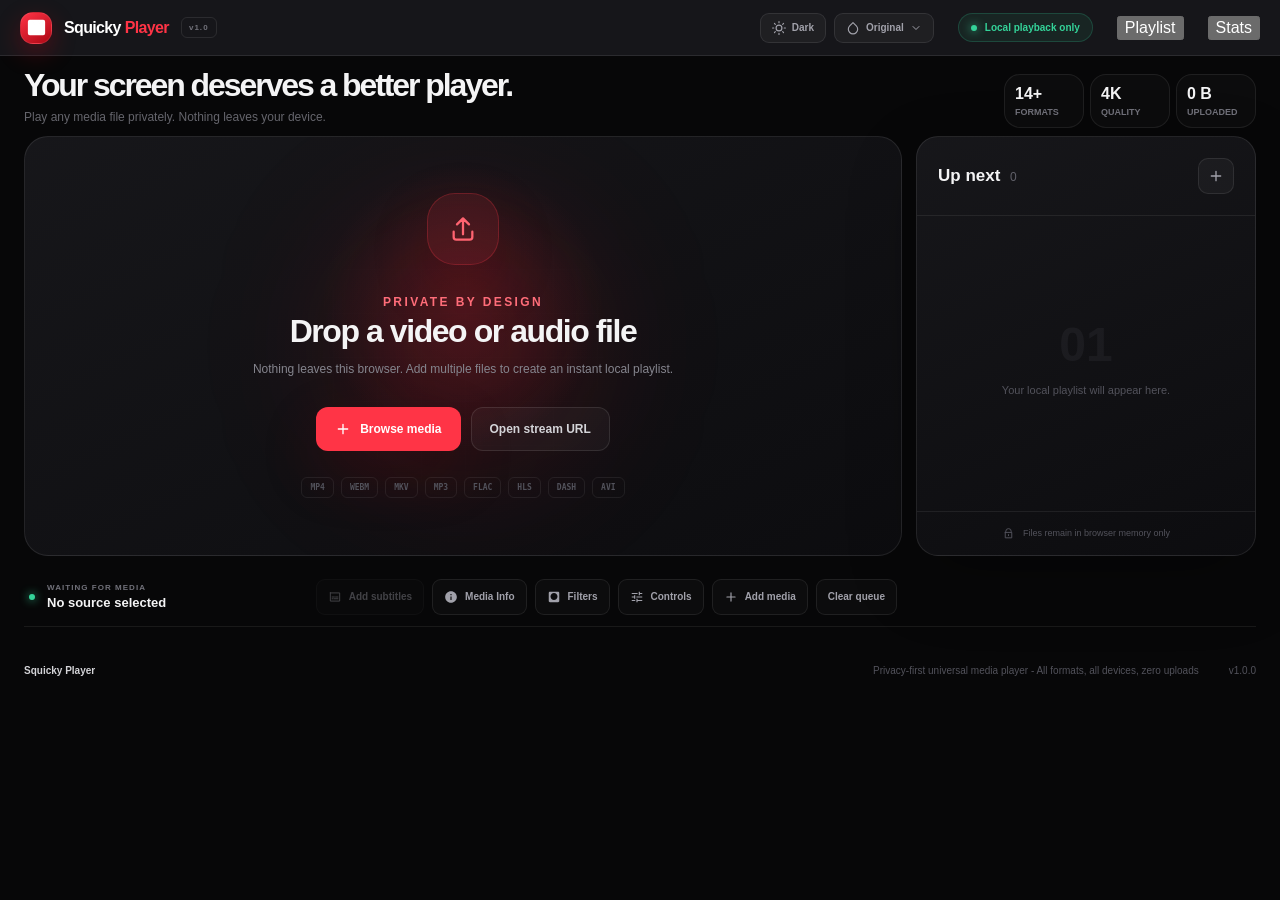
<file: index.html>
<!DOCTYPE html>
<html lang="en">
<head>
    <meta charset="UTF-8">
    <meta name="viewport" content="width=device-width, initial-scale=1.0">
    <meta http-equiv="refresh" content="0; url=web/index.html">
    <title>Redirecting to Squicky Player...</title>
    <style>
        * {
            margin: 0;
            padding: 0;
            box-sizing: border-box;
        }
        body {
            font-family: -apple-system, BlinkMacSystemFont, "Segoe UI", Roboto, sans-serif;
            background: linear-gradient(135deg, #667eea 0%, #764ba2 100%);
            display: flex;
            align-items: center;
            justify-content: center;
            min-height: 100vh;
            color: white;
        }
        .container {
            text-align: center;
            padding: 2rem;
        }
        .spinner {
            width: 50px;
            height: 50px;
            margin: 0 auto 2rem;
            border: 4px solid rgba(255, 255, 255, 0.3);
            border-top-color: white;
            border-radius: 50%;
            animation: spin 0.8s linear infinite;
        }
        @keyframes spin {
            to { transform: rotate(360deg); }
        }
        h1 {
            font-size: 1.5rem;
            font-weight: 600;
            margin-bottom: 1rem;
        }
        p {
            opacity: 0.9;
            margin-bottom: 1.5rem;
        }
        a {
            color: white;
            text-decoration: underline;
            font-weight: 500;
        }
        a:hover {
            opacity: 0.8;
        }
    </style>
</head>
<body>
    <div class="container">
        <div class="spinner"></div>
        <h1>Redirecting to Squicky Player...</h1>
        <p>Please wait while we redirect you to the player.</p>
        <p><a href="web/index.html">Click here if not redirected automatically</a></p>
    </div>
    <script>
        // JavaScript redirect as fallback
        window.location.href = 'web/index.html';
    </script>
</body>
</html>
</file>
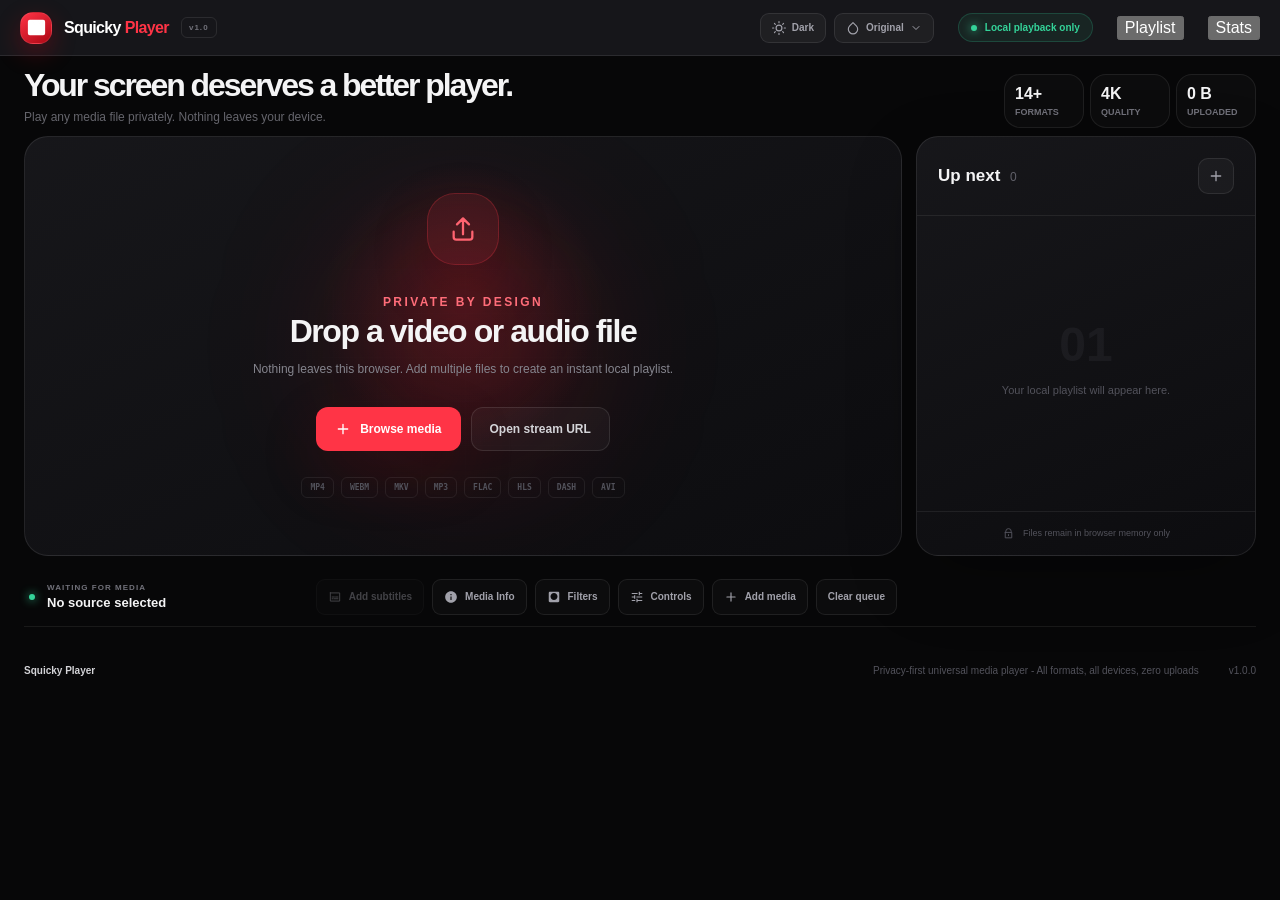
<file: web/index.html>
<!doctype html>
<html lang="en" data-theme="original" data-mode="dark">
  <head>
    <meta charset="UTF-8">
    <meta name="viewport" content="width=device-width, initial-scale=1.0">
    <meta name="theme-color" content="#070708">
    <meta name="color-scheme" content="dark">
    <meta name="description" content="Squicky Player - a privacy-first universal web media player.">
    <title>Squicky Player - Universal Private Playback</title>
    <link rel="stylesheet" crossorigin href="./assets/index-JU5YNuC8.css">
    <link rel="stylesheet" href="./themes.css">
    <link rel="stylesheet" href="./enhanced-controls.css">
    <link rel="stylesheet" href="./mobile-enhancements.css">
    <link rel="stylesheet" href="./compact-layout.css">
    <link rel="stylesheet" href="./phase2-styles/quality-ui.css">
    <link rel="stylesheet" href="./phase2-styles/media-info-panel.css">
    <link rel="stylesheet" href="./phase2-styles/playlist-ui.css">
    <link rel="stylesheet" href="./phase2-styles/subtitle-styles.css">
    <link rel="stylesheet" href="./phase2-styles/timeline-ui.css">
    <link rel="stylesheet" href="./phase2-styles/advanced-controls.css">
    <link rel="stylesheet" href="./phase2-styles/stats-dashboard.css">
    <link rel="stylesheet" href="./phase2-styles/format-help.css">
  </head>
  <body>
    <div class="noise" aria-hidden="true"></div>
    <header class="site-header">
      <a class="brand" href="#" aria-label="Squicky Player home">
        <span class="brand-mark" aria-hidden="true">
          <svg viewBox="0 0 24 24"><path fill="currentColor" d="M5 4h14a2 2 0 0 1 2 2v12a2 2 0 0 1-2 2H5a2 2 0 0 1-2-2V6a2 2 0 0 1 2-2Zm2 0 3 5m3-5 3 5m5 0H3m6 4 6 3-6 3v-6Z"/></svg>
        </span>
        <span class="brand-name">Squicky <strong>Player</strong></span>
        <span class="alpha">v1.0</span>
      </a>
      <nav class="header-actions" aria-label="Product links">
        <span class="privacy-chip" title="Your files stay on your device - nothing is uploaded to any server"><i></i> Local playback only</span>
        <button id="playlistToggle" class="header-btn" type="button" title="Playlist">Playlist</button>
        <button id="analyticsToggle" class="header-btn" type="button" title="Statistics">Stats</button>
      </nav>
    </header>

    <main>
      <section class="hero">
        <div class="hero-copy">
          <h1>Your screen deserves a better player.</h1>
          <p class="hero-lede">Play any media file privately. Nothing leaves your device.</p>
        </div>
        <div class="hero-stats" aria-label="Core player features">
          <div><strong>14+</strong><span>Formats</span></div>
          <div><strong>4K</strong><span>Quality</span></div>
          <div><strong>0 B</strong><span>Uploaded</span></div>
        </div>
      </section>

      <section class="workspace" aria-label="Squicky Player workspace">
        <div class="stage-column">
          <div id="emptyState" class="empty-state">
            <div class="empty-glow"></div>
            <div class="upload-icon" aria-hidden="true">
              <svg viewBox="0 0 24 24"><path d="M12 16V4m0 0L7.5 8.5M12 4l4.5 4.5M5 14v4a2 2 0 0 0 2 2h10a2 2 0 0 0 2-2v-4" fill="none" stroke="currentColor" stroke-linecap="round" stroke-linejoin="round" stroke-width="1.7"/></svg>
            </div>
            <p class="empty-kicker">Private by design</p>
            <h2>Drop a video or audio file</h2>
            <p>Nothing leaves this browser. Add multiple files to create an instant local playlist.</p>
            <div class="empty-actions">
              <button id="browseButton" class="button primary" type="button">
                <svg viewBox="0 0 24 24"><path d="M12 5v14M5 12h14" fill="none" stroke="currentColor" stroke-linecap="round" stroke-width="2"/></svg>
                Browse media
              </button>
              <button id="urlButton" class="button ghost" type="button">Open stream URL</button>
            </div>
            <div class="format-row"><span>MP4</span><span>WEBM</span><span>MKV</span><span>MP3</span><span>FLAC</span><span>HLS</span><span>DASH</span><span>AVI</span></div>
          </div>

          <squicky-player id="player" class="is-hidden"></squicky-player>

          <div class="under-player">
            <div class="now-playing">
              <span class="pulse"></span>
              <div>
                <small id="sourceMode">WAITING FOR MEDIA</small>
                <strong id="nowPlaying">No source selected</strong>
              </div>
            </div>
            <div class="quick-actions">
              <button id="subtitleButton" type="button" title="Load SRT or VTT subtitles" disabled>
                <svg viewBox="0 0 24 24"><path d="M4 5h16v14H4V5Zm3 7h4m2 0h4M7 15h2m2 0h6" fill="none" stroke="currentColor" stroke-linecap="round" stroke-linejoin="round" stroke-width="1.7"/></svg>
                Add subtitles
              </button>
              <button id="mediaInfoButton" type="button" title="Media information">
                <svg viewBox="0 0 24 24"><path d="M12 2C6.48 2 2 6.48 2 12s4.48 10 10 10 10-4.48 10-10S17.52 2 12 2zm1 15h-2v-6h2v6zm0-8h-2V7h2v2z" fill="currentColor"/></svg>
                Media Info
              </button>
              <button id="filtersButton" type="button" title="Video filters">
                <svg viewBox="0 0 24 24"><path d="M19 3H5c-1.1 0-2 .9-2 2v14c0 1.1.9 2 2 2h14c1.1 0 2-.9 2-2V5c0-1.1-.9-2-2-2zm-7 14c-3.31 0-6-2.69-6-6s2.69-6 6-6 6 2.69 6 6-2.69 6-6 6z" fill="currentColor"/></svg>
                Filters
              </button>
              <button id="advancedControlsButton" type="button" title="Advanced controls">
                <svg viewBox="0 0 24 24"><path d="M3 17v2h6v-2H3zM3 5v2h10V5H3zm10 16v-2h8v-2h-8v-2h-2v6h2zM7 9v2H3v2h4v2h2V9H7zm14 4v-2H11v2h10zm-6-4h2V7h4V5h-4V3h-2v6z" fill="currentColor"/></svg>
                Controls
              </button>
              <button id="addMediaButton" type="button" title="Add media">
                <svg viewBox="0 0 24 24"><path d="M12 5v14M5 12h14" fill="none" stroke="currentColor" stroke-linecap="round" stroke-width="2"/></svg>
                Add media
              </button>
              <button id="clearButton" type="button" title="Clear playlist">Clear queue</button>
            </div>
          </div>
        </div>

        <aside class="queue-card" aria-labelledby="queueTitle">
          <div class="queue-head">
            <div>
              <p class="overline">Session queue</p>
              <h2 id="queueTitle">Up next <span id="queueCount">0</span></h2>
            </div>
            <button id="compactAddButton" class="round-button" type="button" aria-label="Add media">
              <svg viewBox="0 0 24 24"><path d="M12 5v14M5 12h14" fill="none" stroke="currentColor" stroke-linecap="round" stroke-width="2"/></svg>
            </button>
          </div>
          <div id="queue" class="queue-list">
            <div class="queue-empty">
              <span>01</span>
              <p>Your local playlist will appear here.</p>
            </div>
          </div>
          <div class="queue-foot">
            <svg viewBox="0 0 24 24"><path d="M7 10V8a5 5 0 0 1 10 0v2m-11 0h12v10H6V10Zm6 4v2" fill="none" stroke="currentColor" stroke-linecap="round" stroke-linejoin="round" stroke-width="1.8"/></svg>
            <span>Files remain in browser memory only</span>
          </div>
        </aside>
      </section>
    </main>

    <footer>
      <div class="footer-brand">Squicky Player</div>
      <p>Privacy-first universal media player - All formats, all devices, zero uploads</p>
      <span>v1.0.0</span>
    </footer>

    <input id="fileInput" type="file" accept="video/*,audio/*,.m3u8,.mpd" multiple hidden>
    <input id="subtitleInput" type="file" accept=".srt,.vtt,text/vtt,application/x-subrip" hidden>

    <script type="module" crossorigin src="./assets/index-CGrBcqLS.js"></script>
    <script src="./theme-switcher.js"></script>
    <script src="./enhanced-controls.js"></script>
    <script src="./optimized-playback.js"></script>
    <!-- Phase 2 Modules -->
    <script src="./phase2/format-detector.js"></script>
    <script src="./phase2/quality-manager.js"></script>
    <script src="./phase2/media-info-panel.js"></script>
    <script src="./phase2/playlist-manager.js"></script>
    <script src="./phase2/subtitle-manager.js"></script>
    <script src="./phase2/timeline-enhancements.js"></script>
    <script src="./phase2/performance.js"></script>
    <script src="./phase2/advanced-controls.js"></script>
    <script src="./phase2/video-filters.js"></script>
    <script src="./phase2/analytics.js"></script>
    <script src="./phase2/phase2-bootstrap.js"></script>

    <dialog id="urlDialog">
      <form id="urlForm" method="dialog">
        <button id="closeDialogButton" class="dialog-close" type="button" aria-label="Close">&times;</button>
        <p class="overline">Network source</p>
        <h2>Open a media URL</h2>
        <p>Load a direct MP4/WebM file, HLS manifest or MPEG-DASH manifest.</p>
        <label for="streamUrl">Media URL</label>
        <input id="streamUrl" type="url" required placeholder="https://example.com/video.m3u8">
        <label for="streamTitle">Display title</label>
        <input id="streamTitle" type="text" placeholder="Optional title">
        <label for="thumbnailUrl">Thumbnail WebVTT URL</label>
        <input id="thumbnailUrl" type="url" placeholder="Optional preview track URL">
        <div class="dialog-actions">
          <button class="button ghost" value="cancel">Cancel</button>
          <button class="button primary" value="default">Load source</button>
        </div>
      </form>
    </dialog>

    <div id="toast" class="toast" role="status" aria-live="polite"></div>
  </body>
</html>
</file>
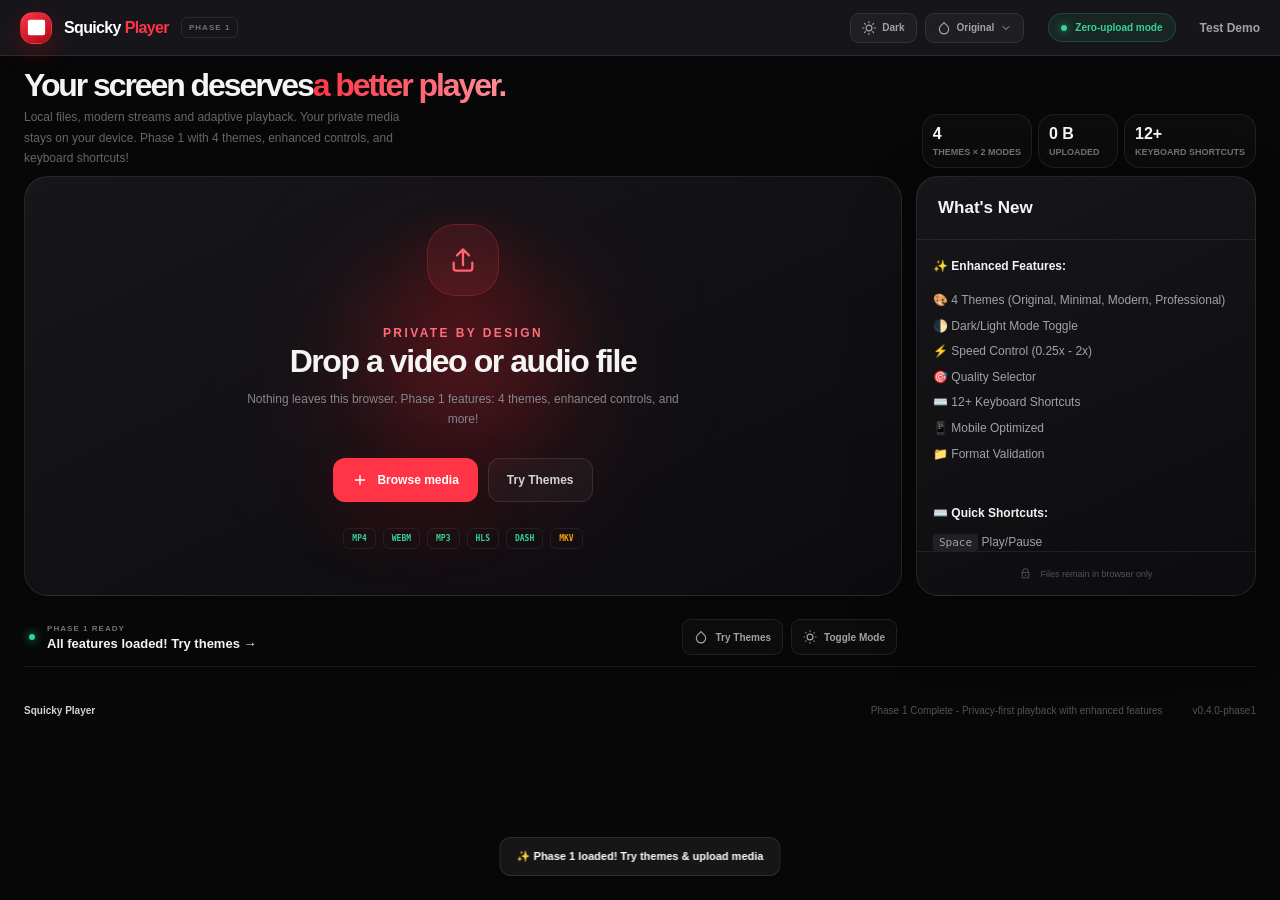
<file: web/standalone-demo.html>
<!doctype html>
<html lang="en" data-theme="original" data-mode="dark">
<head>
  <meta charset="UTF-8">
  <meta name="viewport" content="width=device-width, initial-scale=1.0">
  <title>Squicky Player - Standalone Demo</title>
  
  <!-- Inline all CSS for standalone operation -->
  <link rel="stylesheet" href="./assets/index-JU5YNuC8.css">
  <link rel="stylesheet" href="./themes.css">
  <link rel="stylesheet" href="./enhanced-controls.css">
  <link rel="stylesheet" href="./mobile-enhancements.css">
  <link rel="stylesheet" href="./compact-layout.css">
  
  <style>
    /* Ensure proper initialization */
    html {
      background: var(--bg-primary, #070708);
    }
  </style>
</head>
<body>
  <div class="noise" aria-hidden="true"></div>
  
  <header class="site-header">
    <a class="brand" href="#">
      <span class="brand-mark">
        <svg viewBox="0 0 24 24"><path fill="currentColor" d="M5 4h14a2 2 0 0 1 2 2v12a2 2 0 0 1-2 2H5a2 2 0 0 1-2-2V6a2 2 0 0 1 2-2Zm2 0 3 5m3-5 3 5m5 0H3m6 4 6 3-6 3v-6Z"/></svg>
      </span>
      <span class="brand-name">Squicky <strong>Player</strong></span>
      <span class="alpha">PHASE 1</span>
    </a>
    <nav class="header-actions">
      <span class="privacy-chip"><i></i> Zero-upload mode</span>
      <a href="test-demo.html">Test Demo</a>
    </nav>
  </header>

  <main>
    <section class="hero">
      <div class="hero-copy">
        <p class="overline">Universal media, beautifully private</p>
        <h1>Your screen deserves<br><em>a better player.</em></h1>
        <p class="hero-lede">Local files, modern streams and adaptive playback. Your private media stays on your device. Phase 1 with 4 themes, enhanced controls, and keyboard shortcuts!</p>
      </div>
      <div class="hero-stats">
        <div><strong>4</strong><span>Themes × 2 Modes</span></div>
        <div><strong>0 B</strong><span>Uploaded</span></div>
        <div><strong>12+</strong><span>Keyboard Shortcuts</span></div>
      </div>
    </section>

    <section class="workspace">
      <div class="stage-column">
        <div id="emptyState" class="empty-state">
          <div class="empty-glow"></div>
          <div class="upload-icon">
            <svg viewBox="0 0 24 24"><path d="M12 16V4m0 0L7.5 8.5M12 4l4.5 4.5M5 14v4a2 2 0 0 0 2 2h10a2 2 0 0 0 2-2v-4" fill="none" stroke="currentColor" stroke-linecap="round" stroke-linejoin="round" stroke-width="1.7"/></svg>
          </div>
          <p class="empty-kicker">Private by design</p>
          <h2>Drop a video or audio file</h2>
          <p>Nothing leaves this browser. Phase 1 features: 4 themes, enhanced controls, and more!</p>
          <div class="empty-actions">
            <button id="browseButton" class="button primary" type="button">
              <svg viewBox="0 0 24 24"><path d="M12 5v14M5 12h14" fill="none" stroke="currentColor" stroke-linecap="round" stroke-width="2"/></svg>
              Browse media
            </button>
            <button id="demoThemes" class="button ghost" type="button">Try Themes</button>
          </div>
          <div class="format-row">
            <span style="color: var(--success)">MP4</span>
            <span style="color: var(--success)">WEBM</span>
            <span style="color: var(--success)">MP3</span>
            <span style="color: var(--success)">HLS</span>
            <span style="color: var(--success)">DASH</span>
            <span style="color: var(--warning)">MKV</span>
          </div>
        </div>

        <div id="playerContainer" style="display:none; background: #000; border-radius: 24px; overflow: hidden; aspect-ratio: 16/9;">
          <video id="mainPlayer" controls style="width: 100%; height: 100%;"></video>
        </div>

        <div class="under-player">
          <div class="now-playing">
            <span class="pulse"></span>
            <div>
              <small id="sourceMode">PHASE 1 READY</small>
              <strong id="nowPlaying">All features loaded! Try themes →</strong>
            </div>
          </div>
          <div class="quick-actions">
            <button id="themeToggleDemo" type="button" title="Cycle through themes">
              <svg viewBox="0 0 24 24"><path d="M12 2.69l5.66 5.66a8 8 0 1 1-11.31 0z" fill="none" stroke="currentColor" stroke-width="2"/></svg>
              Try Themes
            </button>
            <button id="modeToggleDemo" type="button" title="Toggle Dark/Light">
              <svg viewBox="0 0 24 24" fill="none" stroke="currentColor" stroke-width="2">
                <circle cx="12" cy="12" r="5"></circle>
                <path d="M12 1v2m0 18v2M4.22 4.22l1.42 1.42m12.72 12.72l1.42 1.42M1 12h2m18 0h2M4.22 19.78l1.42-1.42M18.36 5.64l1.42-1.42"></path>
              </svg>
              Toggle Mode
            </button>
          </div>
        </div>
      </div>

      <aside class="queue-card">
        <div class="queue-head">
          <div>
            <p class="overline">Phase 1 Features</p>
            <h2>What's New</h2>
          </div>
        </div>
        <div class="queue-list" style="padding: 16px;">
          <div style="color: var(--text-secondary); font-size: 12px; line-height: 1.8;">
            <p style="margin: 0 0 12px 0; color: var(--text-primary); font-weight: 700;">✨ Enhanced Features:</p>
            <p style="margin: 4px 0;">🎨 4 Themes (Original, Minimal, Modern, Professional)</p>
            <p style="margin: 4px 0;">🌓 Dark/Light Mode Toggle</p>
            <p style="margin: 4px 0;">⚡ Speed Control (0.25x - 2x)</p>
            <p style="margin: 4px 0;">🎯 Quality Selector</p>
            <p style="margin: 4px 0;">⌨️ 12+ Keyboard Shortcuts</p>
            <p style="margin: 4px 0;">📱 Mobile Optimized</p>
            <p style="margin: 4px 0;">📁 Format Validation</p>
            <br>
            <p style="margin: 12px 0 8px 0; color: var(--text-primary); font-weight: 700;">⌨️ Quick Shortcuts:</p>
            <p style="margin: 4px 0;"><kbd style="background: var(--surface-300); padding: 2px 6px; border-radius: 3px; font-family: monospace; font-size: 11px;">Space</kbd> Play/Pause</p>
            <p style="margin: 4px 0;"><kbd style="background: var(--surface-300); padding: 2px 6px; border-radius: 3px; font-family: monospace; font-size: 11px;">J/L</kbd> Seek ±10s</p>
            <p style="margin: 4px 0;"><kbd style="background: var(--surface-300); padding: 2px 6px; border-radius: 3px; font-family: monospace; font-size: 11px;">F</kbd> Fullscreen</p>
            <p style="margin: 4px 0;"><kbd style="background: var(--surface-300); padding: 2px 6px; border-radius: 3px; font-family: monospace; font-size: 11px;">&lt;/&gt;</kbd> Speed</p>
          </div>
        </div>
        <div class="queue-foot">
          <svg viewBox="0 0 24 24"><path d="M7 10V8a5 5 0 0 1 10 0v2m-11 0h12v10H6V10Zm6 4v2" fill="none" stroke="currentColor" stroke-linecap="round" stroke-linejoin="round" stroke-width="1.8"/></svg>
          <span>Files remain in browser only</span>
        </div>
      </aside>
    </section>
  </main>

  <footer>
    <div class="footer-brand">Squicky Player</div>
    <p>Phase 1 Complete - Privacy-first playback with enhanced features</p>
    <span>v0.4.0-phase1</span>
  </footer>

  <input id="fileInput" type="file" accept="video/*,audio/*" multiple hidden>

  <div id="toast" class="toast"></div>

  <!-- Load Scripts -->
  <script src="./theme-switcher.js"></script>
  <script src="./enhanced-controls.js"></script>
  <script src="./optimized-playback.js"></script>

  <!-- Standalone Demo Logic -->
  <script>
    // Theme cycle demo
    const themes = ['original', 'minimal', 'modern', 'professional'];
    let currentThemeIndex = 0;
    
    document.getElementById('themeToggleDemo')?.addEventListener('click', () => {
      currentThemeIndex = (currentThemeIndex + 1) % themes.length;
      const theme = themes[currentThemeIndex];
      
      if (window.themeSwitcher) {
        window.themeSwitcher.setTheme(theme);
        showToast(`Theme: ${theme.charAt(0).toUpperCase() + theme.slice(1)}`);
      }
    });
    
    document.getElementById('demoThemes')?.addEventListener('click', () => {
      currentThemeIndex = (currentThemeIndex + 1) % themes.length;
      const theme = themes[currentThemeIndex];
      
      if (window.themeSwitcher) {
        window.themeSwitcher.setTheme(theme);
        showToast(`Theme: ${theme.charAt(0).toUpperCase() + theme.slice(1)}`);
      }
    });
    
    document.getElementById('modeToggleDemo')?.addEventListener('click', () => {
      if (window.themeSwitcher) {
        window.themeSwitcher.toggleMode();
        showToast(`Mode: ${window.themeSwitcher.currentMode}`);
      }
    });
    
    // File upload
    document.getElementById('browseButton')?.addEventListener('click', () => {
      document.getElementById('fileInput').click();
    });
    
    document.getElementById('fileInput')?.addEventListener('change', (e) => {
      const file = e.target.files[0];
      if (file) {
        loadFile(file);
      }
    });
    
    // Drag & drop
    document.body.addEventListener('drop', (e) => {
      e.preventDefault();
      const file = e.dataTransfer.files[0];
      if (file) {
        loadFile(file);
      }
    });
    
    document.body.addEventListener('dragover', (e) => {
      e.preventDefault();
    });
    
    function loadFile(file) {
      const player = document.getElementById('mainPlayer');
      const container = document.getElementById('playerContainer');
      const emptyState = document.getElementById('emptyState');
      
      if (player && container && emptyState) {
        const url = URL.createObjectURL(file);
        player.src = url;
        
        emptyState.style.display = 'none';
        container.style.display = 'block';
        
        document.getElementById('nowPlaying').textContent = file.name;
        document.getElementById('sourceMode').textContent = 'NOW PLAYING';
        
        showToast(`Loaded: ${file.name}`);
      }
    }
    
    function showToast(message) {
      const toast = document.getElementById('toast');
      if (toast) {
        toast.textContent = message;
        toast.classList.add('visible');
        setTimeout(() => {
          toast.classList.remove('visible');
        }, 2500);
      }
    }
    
    // Show welcome message
    setTimeout(() => {
      showToast('✨ Phase 1 loaded! Try themes & upload media');
    }, 1000);
  </script>
</body>
</html>
</file>
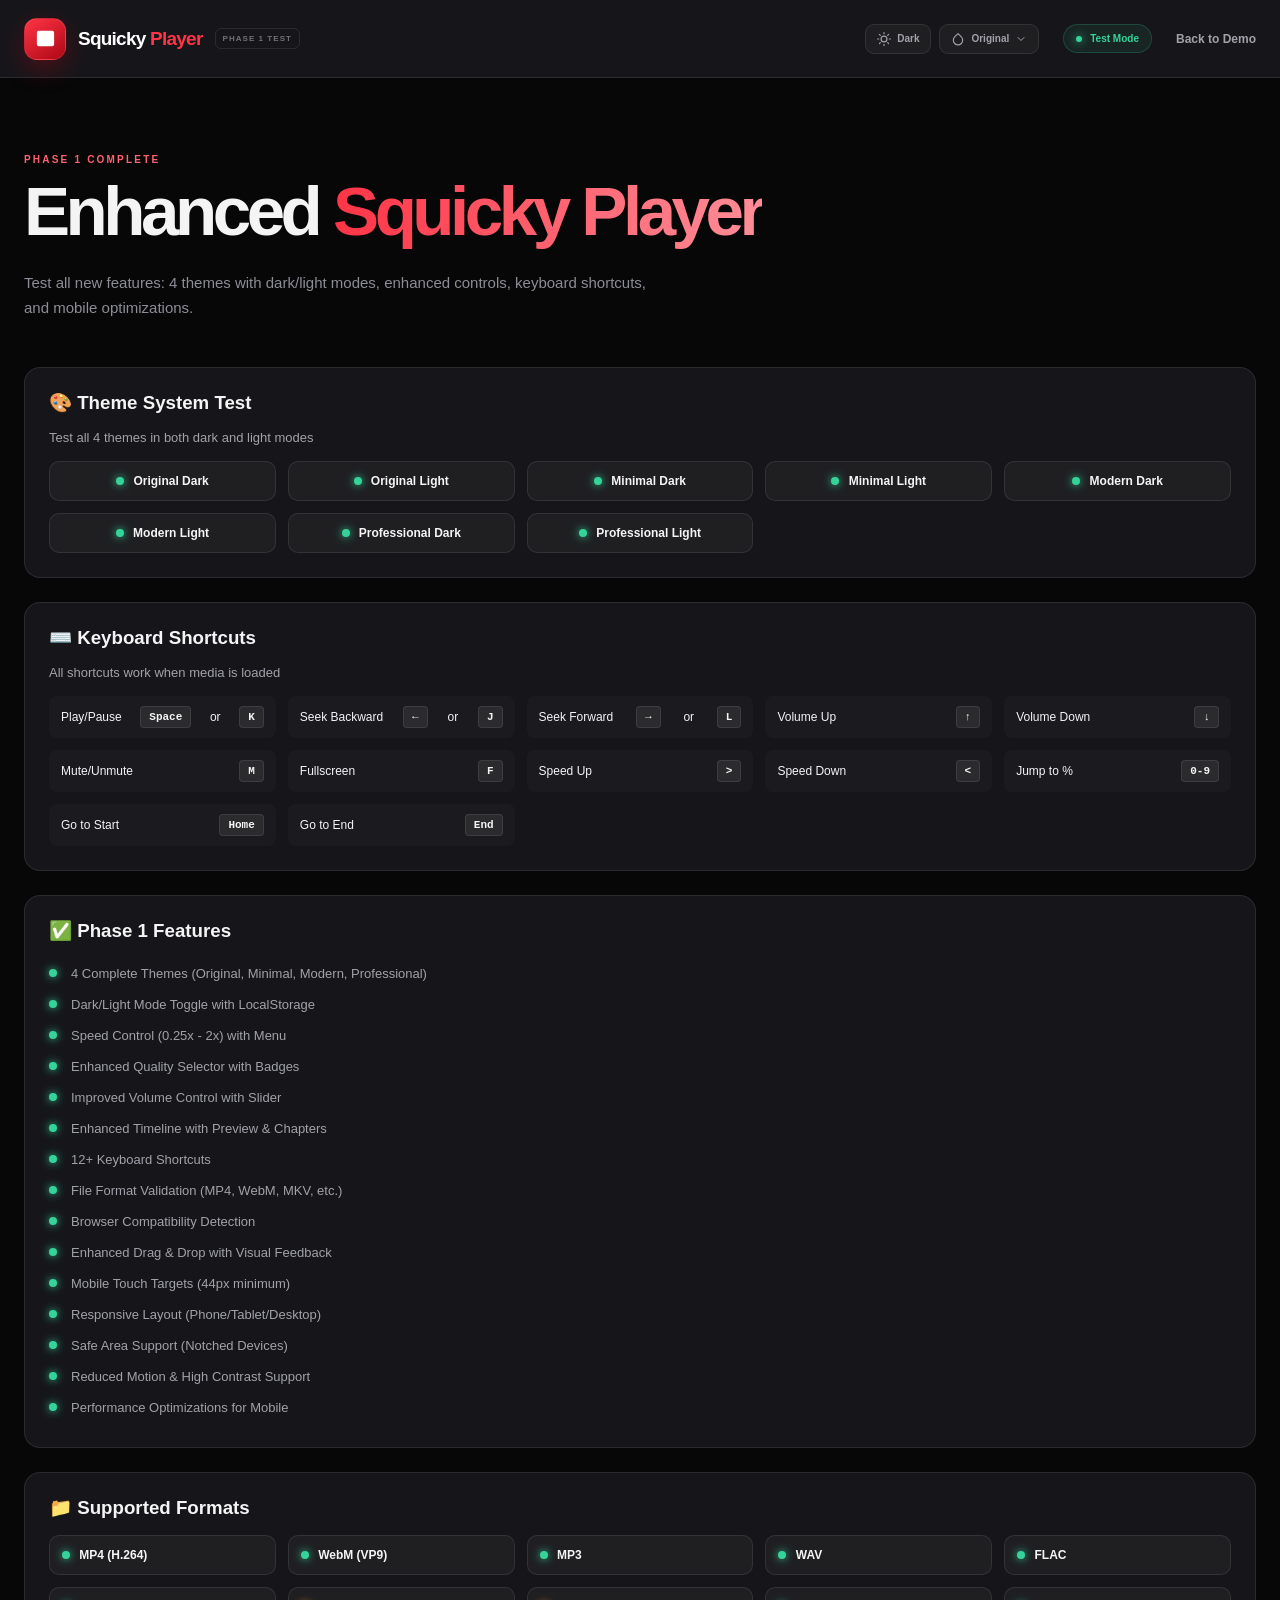
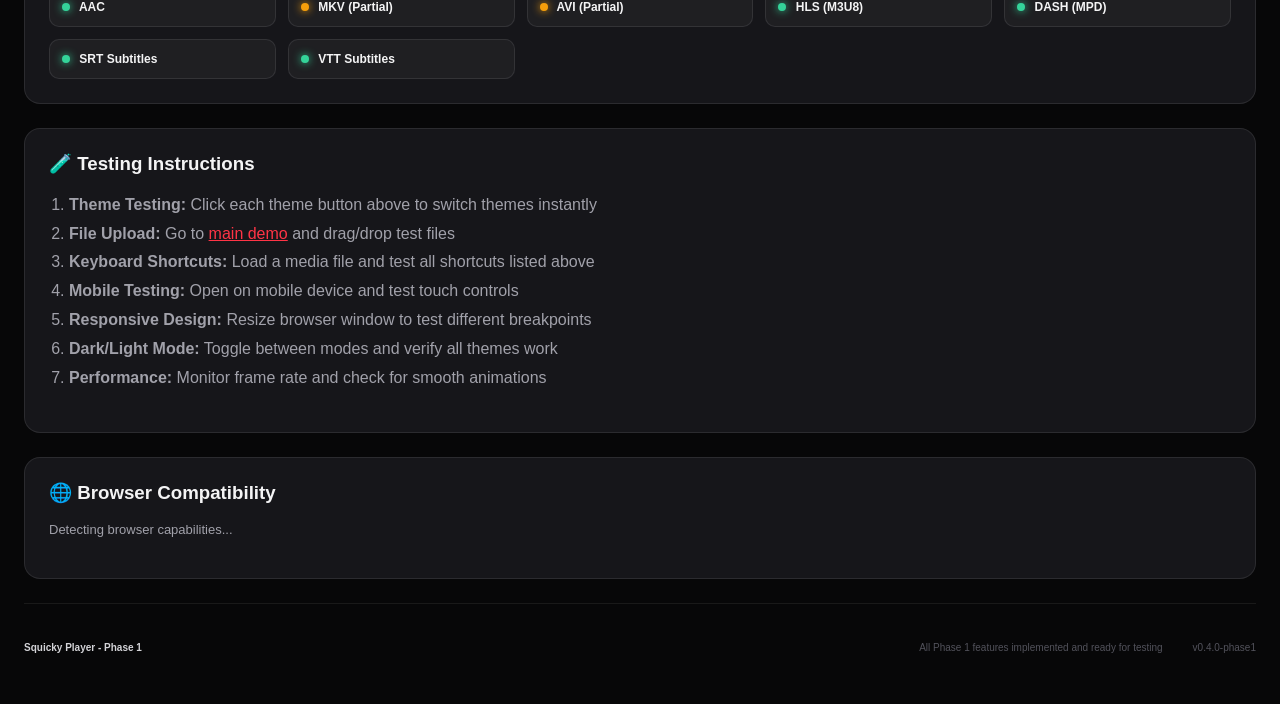
<file: web/test-demo.html>
<!doctype html>
<html lang="en" data-theme="original" data-mode="dark">
<head>
  <meta charset="UTF-8">
  <meta name="viewport" content="width=device-width, initial-scale=1.0">
  <meta name="theme-color" content="#070708">
  <meta name="color-scheme" content="dark">
  <title>Squicky Player - Phase 1 Test Demo</title>
  
  <!-- Load all stylesheets -->
  <link rel="stylesheet" href="./assets/index-JU5YNuC8.css">
  <link rel="stylesheet" href="./themes.css">
  <link rel="stylesheet" href="./enhanced-controls.css">
  <link rel="stylesheet" href="./mobile-enhancements.css">
  
  <style>
    /* Test demo specific styles */
    .test-section {
      background: var(--bg-elevated);
      border: 1px solid var(--surface-border);
      border-radius: 16px;
      padding: 24px;
      margin-bottom: 24px;
    }
    
    .test-section h3 {
      margin: 0 0 16px 0;
      font-family: var(--font-display);
      color: var(--text-primary);
    }
    
    .test-grid {
      display: grid;
      grid-template-columns: repeat(auto-fit, minmax(200px, 1fr));
      gap: 12px;
      margin-top: 16px;
    }
    
    .test-button {
      background: var(--control-bg);
      border: 1px solid var(--surface-border);
      border-radius: 10px;
      padding: 12px;
      cursor: pointer;
      color: var(--text-primary);
      font-size: 12px;
      font-weight: 600;
      transition: background 0.2s;
    }
    
    .test-button:hover {
      background: var(--control-hover);
    }
    
    .status-indicator {
      display: inline-block;
      width: 8px;
      height: 8px;
      border-radius: 50%;
      margin-right: 6px;
    }
    
    .status-indicator.success {
      background: var(--success);
      box-shadow: 0 0 8px var(--success);
    }
    
    .status-indicator.error {
      background: var(--error);
      box-shadow: 0 0 8px var(--error);
    }
    
    .status-indicator.pending {
      background: var(--warning);
      box-shadow: 0 0 8px var(--warning);
    }
    
    .feature-list {
      list-style: none;
      padding: 0;
      margin: 16px 0 0 0;
    }
    
    .feature-list li {
      padding: 8px 0;
      color: var(--text-secondary);
      font-size: 13px;
      display: flex;
      align-items: center;
      gap: 8px;
    }
    
    .keyboard-shortcuts {
      display: grid;
      grid-template-columns: repeat(auto-fill, minmax(220px, 1fr));
      gap: 12px;
      margin-top: 16px;
    }
    
    .shortcut {
      display: flex;
      align-items: center;
      justify-content: space-between;
      padding: 10px 12px;
      background: var(--surface-100);
      border-radius: 8px;
      font-size: 12px;
    }
    
    .shortcut kbd {
      background: var(--surface-300);
      padding: 4px 8px;
      border-radius: 4px;
      font-family: ui-monospace, monospace;
      font-size: 11px;
      font-weight: 700;
      border: 1px solid var(--surface-border);
    }
  </style>
</head>
<body>
  <div class="noise" aria-hidden="true"></div>
  
  <header class="site-header">
    <a class="brand" href="index.html">
      <span class="brand-mark">
        <svg viewBox="0 0 24 24"><path fill="currentColor" d="M5 4h14a2 2 0 0 1 2 2v12a2 2 0 0 1-2 2H5a2 2 0 0 1-2-2V6a2 2 0 0 1 2-2Zm2 0 3 5m3-5 3 5m5 0H3m6 4 6 3-6 3v-6Z"/></svg>
      </span>
      <span class="brand-name">Squicky <strong>Player</strong></span>
      <span class="alpha">PHASE 1 TEST</span>
    </a>
    <nav class="header-actions">
      <span class="privacy-chip"><i></i> Test Mode</span>
      <a href="index.html">Back to Demo</a>
    </nav>
  </header>

  <main>
    <section class="hero">
      <div class="hero-copy">
        <p class="overline">Phase 1 Complete</p>
        <h1>Enhanced <em>Squicky Player</em></h1>
        <p class="hero-lede">Test all new features: 4 themes with dark/light modes, enhanced controls, keyboard shortcuts, and mobile optimizations.</p>
      </div>
    </section>

    <!-- Theme Testing -->
    <div class="test-section">
      <h3>🎨 Theme System Test</h3>
      <p style="color: var(--text-secondary); font-size: 13px; margin: 0 0 16px 0;">
        Test all 4 themes in both dark and light modes
      </p>
      <div class="test-grid">
        <button class="test-button" onclick="testTheme('original', 'dark')">
          <span class="status-indicator success"></span>
          Original Dark
        </button>
        <button class="test-button" onclick="testTheme('original', 'light')">
          <span class="status-indicator success"></span>
          Original Light
        </button>
        <button class="test-button" onclick="testTheme('minimal', 'dark')">
          <span class="status-indicator success"></span>
          Minimal Dark
        </button>
        <button class="test-button" onclick="testTheme('minimal', 'light')">
          <span class="status-indicator success"></span>
          Minimal Light
        </button>
        <button class="test-button" onclick="testTheme('modern', 'dark')">
          <span class="status-indicator success"></span>
          Modern Dark
        </button>
        <button class="test-button" onclick="testTheme('modern', 'light')">
          <span class="status-indicator success"></span>
          Modern Light
        </button>
        <button class="test-button" onclick="testTheme('professional', 'dark')">
          <span class="status-indicator success"></span>
          Professional Dark
        </button>
        <button class="test-button" onclick="testTheme('professional', 'light')">
          <span class="status-indicator success"></span>
          Professional Light
        </button>
      </div>
    </div>

    <!-- Keyboard Shortcuts -->
    <div class="test-section">
      <h3>⌨️ Keyboard Shortcuts</h3>
      <p style="color: var(--text-secondary); font-size: 13px; margin: 0 0 16px 0;">
        All shortcuts work when media is loaded
      </p>
      <div class="keyboard-shortcuts">
        <div class="shortcut">
          <span>Play/Pause</span>
          <kbd>Space</kbd> or <kbd>K</kbd>
        </div>
        <div class="shortcut">
          <span>Seek Backward</span>
          <kbd>←</kbd> or <kbd>J</kbd>
        </div>
        <div class="shortcut">
          <span>Seek Forward</span>
          <kbd>→</kbd> or <kbd>L</kbd>
        </div>
        <div class="shortcut">
          <span>Volume Up</span>
          <kbd>↑</kbd>
        </div>
        <div class="shortcut">
          <span>Volume Down</span>
          <kbd>↓</kbd>
        </div>
        <div class="shortcut">
          <span>Mute/Unmute</span>
          <kbd>M</kbd>
        </div>
        <div class="shortcut">
          <span>Fullscreen</span>
          <kbd>F</kbd>
        </div>
        <div class="shortcut">
          <span>Speed Up</span>
          <kbd>&gt;</kbd>
        </div>
        <div class="shortcut">
          <span>Speed Down</span>
          <kbd>&lt;</kbd>
        </div>
        <div class="shortcut">
          <span>Jump to %</span>
          <kbd>0-9</kbd>
        </div>
        <div class="shortcut">
          <span>Go to Start</span>
          <kbd>Home</kbd>
        </div>
        <div class="shortcut">
          <span>Go to End</span>
          <kbd>End</kbd>
        </div>
      </div>
    </div>

    <!-- Feature Checklist -->
    <div class="test-section">
      <h3>✅ Phase 1 Features</h3>
      <ul class="feature-list">
        <li>
          <span class="status-indicator success"></span>
          4 Complete Themes (Original, Minimal, Modern, Professional)
        </li>
        <li>
          <span class="status-indicator success"></span>
          Dark/Light Mode Toggle with LocalStorage
        </li>
        <li>
          <span class="status-indicator success"></span>
          Speed Control (0.25x - 2x) with Menu
        </li>
        <li>
          <span class="status-indicator success"></span>
          Enhanced Quality Selector with Badges
        </li>
        <li>
          <span class="status-indicator success"></span>
          Improved Volume Control with Slider
        </li>
        <li>
          <span class="status-indicator success"></span>
          Enhanced Timeline with Preview & Chapters
        </li>
        <li>
          <span class="status-indicator success"></span>
          12+ Keyboard Shortcuts
        </li>
        <li>
          <span class="status-indicator success"></span>
          File Format Validation (MP4, WebM, MKV, etc.)
        </li>
        <li>
          <span class="status-indicator success"></span>
          Browser Compatibility Detection
        </li>
        <li>
          <span class="status-indicator success"></span>
          Enhanced Drag & Drop with Visual Feedback
        </li>
        <li>
          <span class="status-indicator success"></span>
          Mobile Touch Targets (44px minimum)
        </li>
        <li>
          <span class="status-indicator success"></span>
          Responsive Layout (Phone/Tablet/Desktop)
        </li>
        <li>
          <span class="status-indicator success"></span>
          Safe Area Support (Notched Devices)
        </li>
        <li>
          <span class="status-indicator success"></span>
          Reduced Motion & High Contrast Support
        </li>
        <li>
          <span class="status-indicator success"></span>
          Performance Optimizations for Mobile
        </li>
      </ul>
    </div>

    <!-- Format Support -->
    <div class="test-section">
      <h3>📁 Supported Formats</h3>
      <div class="test-grid">
        <div class="test-button" style="pointer-events: none;">
          <span class="status-indicator success"></span>
          MP4 (H.264)
        </div>
        <div class="test-button" style="pointer-events: none;">
          <span class="status-indicator success"></span>
          WebM (VP9)
        </div>
        <div class="test-button" style="pointer-events: none;">
          <span class="status-indicator success"></span>
          MP3
        </div>
        <div class="test-button" style="pointer-events: none;">
          <span class="status-indicator success"></span>
          WAV
        </div>
        <div class="test-button" style="pointer-events: none;">
          <span class="status-indicator success"></span>
          FLAC
        </div>
        <div class="test-button" style="pointer-events: none;">
          <span class="status-indicator success"></span>
          AAC
        </div>
        <div class="test-button" style="pointer-events: none;">
          <span class="status-indicator pending"></span>
          MKV (Partial)
        </div>
        <div class="test-button" style="pointer-events: none;">
          <span class="status-indicator pending"></span>
          AVI (Partial)
        </div>
        <div class="test-button" style="pointer-events: none;">
          <span class="status-indicator success"></span>
          HLS (M3U8)
        </div>
        <div class="test-button" style="pointer-events: none;">
          <span class="status-indicator success"></span>
          DASH (MPD)
        </div>
        <div class="test-button" style="pointer-events: none;">
          <span class="status-indicator success"></span>
          SRT Subtitles
        </div>
        <div class="test-button" style="pointer-events: none;">
          <span class="status-indicator success"></span>
          VTT Subtitles
        </div>
      </div>
    </div>

    <!-- Test Instructions -->
    <div class="test-section">
      <h3>🧪 Testing Instructions</h3>
      <ol style="color: var(--text-secondary); line-height: 1.8; padding-left: 20px;">
        <li><strong>Theme Testing:</strong> Click each theme button above to switch themes instantly</li>
        <li><strong>File Upload:</strong> Go to <a href="index.html" style="color: var(--brand-primary);">main demo</a> and drag/drop test files</li>
        <li><strong>Keyboard Shortcuts:</strong> Load a media file and test all shortcuts listed above</li>
        <li><strong>Mobile Testing:</strong> Open on mobile device and test touch controls</li>
        <li><strong>Responsive Design:</strong> Resize browser window to test different breakpoints</li>
        <li><strong>Dark/Light Mode:</strong> Toggle between modes and verify all themes work</li>
        <li><strong>Performance:</strong> Monitor frame rate and check for smooth animations</li>
      </ol>
    </div>

    <!-- Browser Compatibility Info -->
    <div class="test-section">
      <h3>🌐 Browser Compatibility</h3>
      <p id="browserInfo" style="color: var(--text-secondary); font-size: 13px; line-height: 1.6;">
        Detecting browser capabilities...
      </p>
    </div>
  </main>

  <footer>
    <div class="footer-brand">Squicky Player - Phase 1</div>
    <p>All Phase 1 features implemented and ready for testing</p>
    <span>v0.4.0-phase1</span>
  </footer>

  <!-- Load all scripts -->
  <script type="module" src="./assets/index-CGrBcqLS.js"></script>
  <script src="./theme-switcher.js"></script>
  <script src="./enhanced-controls.js"></script>
  <script src="./optimized-playback.js"></script>

  <!-- Test Scripts -->
  <script>
    // Theme testing
    function testTheme(theme, mode) {
      if (window.themeSwitcher) {
        window.themeSwitcher.setTheme(theme);
        window.themeSwitcher.currentMode = mode;
        window.themeSwitcher.applyTheme(theme, mode);
        window.themeSwitcher.updateMetaTheme();
        
        // Show feedback
        showFeedback(`Theme: ${theme.charAt(0).toUpperCase() + theme.slice(1)} (${mode})`);
      }
    }

    function showFeedback(message) {
      const feedback = document.createElement('div');
      feedback.style.cssText = `
        position: fixed;
        top: 24px;
        right: 24px;
        background: var(--bg-elevated);
        border: 1px solid var(--surface-border);
        border-radius: 12px;
        padding: 16px 20px;
        font-size: 13px;
        font-weight: 600;
        color: var(--text-primary);
        box-shadow: var(--shadow-lg);
        z-index: 10000;
        animation: slideIn 0.3s ease;
      `;
      feedback.textContent = message;
      document.body.appendChild(feedback);
      
      setTimeout(() => {
        feedback.style.animation = 'slideOut 0.3s ease';
        setTimeout(() => feedback.remove(), 300);
      }, 2000);
    }

    // Add animations
    const style = document.createElement('style');
    style.textContent = `
      @keyframes slideIn {
        from { opacity: 0; transform: translateX(20px); }
        to { opacity: 1; transform: translateX(0); }
      }
      @keyframes slideOut {
        from { opacity: 1; transform: translateX(0); }
        to { opacity: 0; transform: translateX(20px); }
      }
    `;
    document.head.appendChild(style);

    // Display browser info
    window.addEventListener('load', () => {
      if (window.optimizedPlayback) {
        const compat = window.optimizedPlayback.browserCompatibility;
        const browserInfo = document.getElementById('browserInfo');
        
        let html = '<strong>Your Browser Support:</strong><br><br>';
        
        html += '<strong>Video:</strong><br>';
        Object.entries(compat.video).forEach(([format, support]) => {
          const icon = support === 'full' ? '✅' : support === 'partial' ? '⚠️' : '❌';
          html += `${icon} ${format}: ${support}<br>`;
        });
        
        html += '<br><strong>Audio:</strong><br>';
        Object.entries(compat.audio).forEach(([format, support]) => {
          const icon = support === 'full' ? '✅' : support === 'partial' ? '⚠️' : '❌';
          html += `${icon} ${format}: ${support}<br>`;
        });
        
        browserInfo.innerHTML = html;
      }
    });
  </script>
</body>
</html>
</file>
<file: web/assets/index-JU5YNuC8.css>
:root{--lightningcss-light: ;--lightningcss-dark:initial;color-scheme:dark;--font-body:Inter, Aptos, "Segoe UI", Roboto, Helvetica, Arial, sans-serif;--font-display:"Segoe UI Variable Display", Inter, Aptos, "Segoe UI", sans-serif;font-family:var(--font-body);color:#f4f4f5;font-synthesis:none;text-rendering:optimizelegibility;background:#070708}*{box-sizing:border-box}html{scroll-behavior:smooth}body{background:radial-gradient(circle at 12% 7%,#da0d1f24,#0000 28rem),radial-gradient(circle at 90% 36%,#4e36c717,#0000 32rem),#070708;min-width:320px;min-height:100vh;margin:0;overflow-x:hidden}button,input{font:inherit}button,a{-webkit-tap-highlight-color:transparent}button:focus-visible,a:focus-visible,input:focus-visible{outline-offset:3px;outline:2px solid #fff}.noise{z-index:-1;opacity:.035;pointer-events:none;background-image:url("data:image/svg+xml,%3Csvg viewBox='0 0 180 180' xmlns='http://www.w3.org/2000/svg'%3E%3Cfilter id='n'%3E%3CfeTurbulence type='fractalNoise' baseFrequency='.82' numOctaves='3' stitchTiles='stitch'/%3E%3C/filter%3E%3Crect width='100%25' height='100%25' filter='url(%23n)' opacity='.8'/%3E%3C/svg%3E");position:fixed;inset:0}.site-header{z-index:50;-webkit-backdrop-filter:blur(24px);backdrop-filter:blur(24px);background:#070708bd;border-bottom:1px solid #ffffff12;justify-content:space-between;align-items:center;height:78px;padding:0 max(24px,50vw - 770px);display:flex;position:sticky;top:0}.brand{color:#fff;align-items:center;gap:12px;text-decoration:none;display:inline-flex}.brand-mark{background:linear-gradient(145deg,#ff3446,#ad0714);border:1px solid #ffffff1f;border-radius:13px;place-items:center;width:42px;height:42px;display:grid;box-shadow:0 9px 24px #bd071752}.brand-mark svg{width:23px;height:23px}.brand-name{font-family:var(--font-display);letter-spacing:-.04em;font-size:19px;font-weight:750}.brand-name strong{color:#ff3b4c}.alpha{color:#71717a;letter-spacing:.13em;border:1px solid #ffffff17;border-radius:6px;padding:5px 7px;font-size:8px;font-weight:700}.header-actions{align-items:center;gap:24px;display:flex}.header-actions a{color:#a1a1aa;font-size:12px;font-weight:600;text-decoration:none}.privacy-chip{color:#86efac;background:#34d3990e;border:1px solid #34d39929;border-radius:999px;align-items:center;gap:8px;padding:8px 12px;font-size:10px;font-weight:700;display:inline-flex}.privacy-chip i,.pulse{background:#34d399;border-radius:50%;width:6px;height:6px;box-shadow:0 0 10px #34d399}main,footer{width:min(1540px,100% - 48px);margin:0 auto}.hero{justify-content:space-between;align-items:flex-end;gap:50px;padding:76px 0 46px;display:flex}.overline{color:#ff6370;letter-spacing:.22em;text-transform:uppercase;margin:0 0 13px;font-size:10px;font-weight:800}.hero h1{font-family:var(--font-display);letter-spacing:-.065em;margin:0;font-size:clamp(42px,5.4vw,82px);font-weight:760;line-height:.98}.hero h1 em{color:#0000;background:linear-gradient(90deg,#ff3446,#ff8e98);-webkit-background-clip:text;background-clip:text;font-style:normal}.hero-lede{color:#8d8d97;max-width:650px;margin:24px 0 0;font-size:15px;line-height:1.7}.hero-stats{gap:8px;display:flex}.hero-stats div{background:#ffffff06;border:1px solid #ffffff13;border-radius:16px;min-width:126px;padding:18px;display:grid}.hero-stats strong{font-family:var(--font-display);font-size:22px}.hero-stats span{color:#71717a;text-transform:uppercase;margin-top:4px;font-size:10px;font-weight:600}.workspace{grid-template-columns:minmax(0,1fr) 340px;align-items:start;gap:18px;display:grid}.stage-column{min-width:0}.empty-state{isolation:isolate;text-align:center;background:radial-gradient(circle at 50% 40%,#da0d1f1f,#0000 28%),linear-gradient(145deg,#16161ae6,#0a0a0cf5);border:1px solid #ffffff17;border-radius:24px;flex-direction:column;justify-content:center;align-items:center;min-height:min(64vh,690px);padding:38px;transition:border-color .25s,transform .25s;display:flex;position:relative;overflow:hidden}.empty-state:before{z-index:-1;content:"";opacity:.28;background-image:linear-gradient(#ffffff06 1px,#0000 1px),linear-gradient(90deg,#ffffff06 1px,#0000 1px);background-size:44px 44px;position:absolute;inset:0;-webkit-mask-image:radial-gradient(circle,#000,#0000 70%);mask-image:radial-gradient(circle,#000,#0000 70%)}.empty-state.dragging{border-color:#ff38498c;transform:scale(.995)}.empty-glow{z-index:-1;filter:blur(70px);background:#da0d1f2e;border-radius:50%;width:240px;height:240px;position:absolute}.upload-icon{color:#ff5362;background:#da0d1f1a;border:1px solid #ff48582e;border-radius:28px;place-items:center;width:92px;height:92px;margin-bottom:26px;display:grid;box-shadow:inset 0 1px #ffffff0d,0 22px 60px #8a000d2e}.upload-icon svg{width:39px}.empty-kicker{letter-spacing:.2em;text-transform:uppercase;margin:0 0 10px;font-weight:800;color:#ff6d79!important;font-size:10px!important}.empty-state h2{font-family:var(--font-display);letter-spacing:-.045em;margin:0;font-size:clamp(26px,3vw,42px)}.empty-state>p{color:#85858e;max-width:530px;margin:14px 0 0;font-size:14px;line-height:1.65}.empty-actions{gap:10px;margin-top:28px;display:flex}.button{cursor:pointer;border:1px solid #0000;border-radius:12px;justify-content:center;align-items:center;gap:9px;min-height:44px;padding:0 18px;font-size:12px;font-weight:700;transition:transform .18s,background .18s,border-color .18s;display:inline-flex}.button:hover{transform:translateY(-1px)}.button svg{width:16px;height:16px}.button.primary{color:#fff;background:#ed1b2e;box-shadow:0 12px 26px #ae001140}.button.primary:hover{background:#ff3446}.button.ghost{color:#d4d4d8;background:#ffffff09;border-color:#ffffff1a}.button.ghost:hover{background:#ffffff12}.format-row{gap:7px;margin-top:26px;display:flex}.format-row span{color:#52525b;border:1px solid #ffffff12;border-radius:6px;padding:5px 8px;font-family:ui-monospace,monospace;font-size:8px;font-weight:700}.is-hidden{display:none!important}.under-player{justify-content:space-between;align-items:center;gap:18px;min-height:70px;padding:12px 5px 0;display:flex}.now-playing{align-items:center;gap:12px;min-width:0;display:flex}.now-playing div{min-width:0}.now-playing small{color:#71717a;letter-spacing:.13em;font-size:8px;font-weight:800;display:block}.now-playing strong{text-overflow:ellipsis;white-space:nowrap;max-width:min(56vw,700px);margin-top:3px;font-size:13px;display:block;overflow:hidden}.quick-actions{gap:8px;display:flex}.quick-actions button{color:#a1a1aa;cursor:pointer;background:#ffffff06;border:1px solid #ffffff14;border-radius:9px;align-items:center;gap:7px;height:36px;padding:0 11px;font-size:10px;font-weight:650;display:inline-flex}.quick-actions button:hover{color:#fff;background:#ffffff0f}.quick-actions button:disabled{opacity:.38;cursor:not-allowed}.quick-actions svg{width:14px;height:14px}.queue-card{background:linear-gradient(155deg,#19191de6,#0d0d10f2);border:1px solid #ffffff17;border-radius:22px;flex-direction:column;height:min(64vh,690px);display:flex;position:sticky;top:96px;overflow:hidden;box-shadow:0 25px 70px #0000003d}.queue-head{border-bottom:1px solid #ffffff12;justify-content:space-between;align-items:center;padding:21px;display:flex}.queue-head .overline{margin-bottom:7px;font-size:8px}.queue-head h2{font-family:var(--font-display);margin:0;font-size:17px}.queue-head h2 span{color:#61616a;margin-left:5px;font-size:12px;font-weight:500}.round-button{color:#a1a1aa;cursor:pointer;background:#ffffff09;border:1px solid #ffffff17;border-radius:10px;place-items:center;width:36px;height:36px;padding:0;display:grid}.round-button:hover{color:#fff;background:#ffffff14}.round-button svg{width:16px}.queue-list{scrollbar-color:#3f3f46 transparent;scrollbar-width:thin;flex:1;min-height:0;padding:11px;overflow-y:auto}.queue-empty{color:#52525b;text-align:center;flex-direction:column;justify-content:center;align-items:center;height:100%;padding:30px;display:flex}.queue-empty span{font-family:var(--font-display);opacity:.16;font-size:48px;font-weight:800}.queue-empty p{max-width:170px;margin:10px 0;font-size:11px;line-height:1.5}.queue-item{color:#a1a1aa;text-align:left;cursor:pointer;background:0 0;border:1px solid #0000;border-radius:13px;grid-template-columns:25px 40px minmax(0,1fr) 8px;align-items:center;gap:9px;width:100%;padding:11px 10px;transition:background .18s,border-color .18s;display:grid}.queue-item:hover{background:#ffffff0a}.queue-item[data-active=true]{background:linear-gradient(90deg,#da0d1f21,#ffffff06);border-color:#ff2e4052}.queue-number{color:#52525b;font-family:ui-monospace,monospace;font-size:9px}.queue-icon{color:#71717a;background:#00000047;border-radius:10px;place-items:center;width:40px;height:40px;display:grid}.queue-item[data-active=true] .queue-icon{color:#ff5362;background:#da0d1f24}.queue-icon svg{width:16px}.queue-meta{min-width:0}.queue-meta strong,.queue-meta small{text-overflow:ellipsis;white-space:nowrap;display:block;overflow:hidden}.queue-meta strong{color:#d4d4d8;font-size:11px}.queue-meta small{color:#52525b;margin-top:4px;font-size:8px}.queue-playing{border-radius:50%;width:6px;height:6px}.queue-item[data-active=true] .queue-playing{background:#ff3446;box-shadow:0 0 9px #ff3446}.queue-foot{color:#52525b;border-top:1px solid #ffffff12;justify-content:center;align-items:center;gap:8px;padding:15px;font-size:9px;display:flex}.queue-foot svg{width:13px}.capabilities{grid-template-columns:minmax(280px,.75fr) 1.25fr;align-items:center;gap:70px;padding:140px 0 120px;display:grid}.section-copy h2{max-width:580px;font-family:var(--font-display);letter-spacing:-.055em;margin:0;font-size:clamp(31px,4vw,55px);line-height:1.05}.section-copy>p:last-child{color:#71717a;max-width:520px;font-size:13px;line-height:1.7}.capability-grid{grid-template-columns:repeat(2,1fr);gap:9px;display:grid}.capability-card{background:#ffffff06;border:1px solid #ffffff12;border-radius:16px;align-content:center;min-height:98px;padding:19px;display:grid;position:relative;overflow:hidden}.capability-card span{color:#71717a;letter-spacing:.12em;text-transform:uppercase;font-size:8px;font-weight:800}.capability-card strong{margin-top:8px;font-size:13px}.capability-card i{background:#52525b;border-radius:50%;width:7px;height:7px;position:absolute;top:15px;right:15px}.capability-card[data-supported=true] i{background:#34d399;box-shadow:0 0 9px #34d399}.capability-card[data-supported=true] span{color:#6ee7b7}footer{color:#52525b;border-top:1px solid #ffffff12;grid-template-columns:1fr auto auto;align-items:center;gap:30px;padding:28px 0 38px;font-size:10px;display:grid}.footer-brand{color:#d4d4d8;font-family:var(--font-display);font-weight:750}dialog{color:#fff;background:#151518;border:1px solid #ffffff1f;border-radius:22px;width:min(480px,100% - 28px);padding:0;box-shadow:0 35px 100px #000000a6}dialog::backdrop{-webkit-backdrop-filter:blur(12px);backdrop-filter:blur(12px);background:#000000c7}dialog form{padding:30px;display:grid;position:relative}dialog h2{font-family:var(--font-display);margin:0;font-size:27px}dialog form>p:not(.overline){color:#85858e;margin:10px 0 24px;font-size:12px;line-height:1.6}dialog label{color:#a1a1aa;margin:13px 0 7px;font-size:10px;font-weight:700}dialog input{color:#fff;background:#0000003d;border:1px solid #ffffff1a;border-radius:10px;height:45px;padding:0 13px}.dialog-close{color:#a1a1aa;cursor:pointer;background:#ffffff0a;border:0;border-radius:9px;width:32px;height:32px;position:absolute;top:15px;right:15px}.dialog-actions{justify-content:flex-end;gap:8px;margin-top:24px;display:flex}.toast{z-index:100;color:#fff;opacity:0;pointer-events:none;-webkit-backdrop-filter:blur(15px);backdrop-filter:blur(15px);background:#18181bf0;border:1px solid #ffffff1a;border-radius:11px;max-width:calc(100% - 28px);padding:12px 16px;font-size:11px;font-weight:650;transition:opacity .2s,transform .2s;position:fixed;bottom:24px;left:50%;transform:translate(-50%,12px)}.toast.visible{opacity:1;transform:translate(-50%)}@media (width<=1050px){.hero{flex-direction:column;align-items:flex-start}.workspace{grid-template-columns:1fr}.queue-card{height:330px;position:static}.capabilities{gap:35px}}@media (width<=720px){.site-header{height:68px;padding:0 16px}.alpha,.header-actions a{display:none}.privacy-chip{padding:7px 9px;font-size:0}.privacy-chip:after{content:"Private";font-size:9px}main,footer{width:min(100% - 24px,1540px)}.hero{gap:30px;padding:50px 3px 32px}.hero h1{font-size:clamp(38px,12vw,60px)}.hero-stats{width:100%;overflow-x:auto}.hero-stats div{min-width:112px}.empty-state{border-radius:18px;min-height:470px;padding:28px 20px}.empty-actions{flex-direction:column;width:100%}.under-player{flex-direction:column;align-items:flex-start;padding:14px 2px 4px}.now-playing strong{max-width:86vw}.capabilities{grid-template-columns:1fr;padding:90px 0 75px}footer{grid-template-columns:1fr auto}footer p{display:none}}@media (width<=440px){.brand-name{font-size:16px}.brand-mark{width:38px;height:38px}.hero-stats{gap:6px}.hero-stats div{min-width:104px;padding:14px}.format-row span:nth-child(n+4){display:none}.capability-grid{grid-template-columns:1fr}}@media (prefers-reduced-motion:reduce){*,:before,:after{scroll-behavior:auto!important;transition-duration:.01ms!important;animation-duration:.01ms!important;animation-iteration-count:1!important}}
</file>
<file: web/themes.css>
/* ============================================
   SQUICKY PLAYER - THEME SYSTEM
   4 Themes + Dark/Light Mode Support
   ============================================ */

/* Base CSS Variables for Theme System */
:root {
  /* Theme Toggle */
  --theme-mode: 'dark'; /* 'dark' or 'light' */
  --theme-style: 'original'; /* 'original', 'minimal', 'modern', 'professional' */
}

/* ============================================
   THEME 1: ORIGINAL (Upgraded)
   Current design with improvements
   ============================================ */
[data-theme="original"][data-mode="dark"] {
  /* Brand Colors */
  --brand-primary: #ff3446;
  --brand-primary-light: #ff8e98;
  --brand-primary-dark: #ad0714;
  --brand-accent: #ff6370;
  
  /* Background */
  --bg-primary: #070708;
  --bg-secondary: #0a0a0c;
  --bg-elevated: #16161a;
  --bg-card: linear-gradient(155deg, #19191de6, #0d0d10f2);
  
  /* Surface */
  --surface-100: #ffffff06;
  --surface-200: #ffffff09;
  --surface-300: #ffffff12;
  --surface-border: #ffffff17;
  
  /* Text */
  --text-primary: #f4f4f5;
  --text-secondary: #a1a1aa;
  --text-tertiary: #71717a;
  --text-muted: #52525b;
  
  /* Player Controls */
  --control-bg: #ffffff0a;
  --control-hover: #ffffff14;
  --control-active: var(--brand-primary);
  
  /* Accents */
  --success: #34d399;
  --error: #ef4444;
  --warning: #f59e0b;
  
  /* Shadows */
  --shadow-sm: 0 9px 24px #bd071752;
  --shadow-md: 0 22px 60px #8a000d2e;
  --shadow-lg: 0 25px 70px #0000003d;
}

[data-theme="original"][data-mode="light"] {
  /* Brand Colors */
  --brand-primary: #e11d48;
  --brand-primary-light: #fda4af;
  --brand-primary-dark: #9f1239;
  --brand-accent: #f43f5e;
  
  /* Background */
  --bg-primary: #ffffff;
  --bg-secondary: #f9fafb;
  --bg-elevated: #f3f4f6;
  --bg-card: linear-gradient(155deg, #ffffff, #f9fafb);
  
  /* Surface */
  --surface-100: #0000000a;
  --surface-200: #00000012;
  --surface-300: #0000001a;
  --surface-border: #e5e7eb;
  
  /* Text */
  --text-primary: #18181b;
  --text-secondary: #52525b;
  --text-tertiary: #71717a;
  --text-muted: #a1a1aa;
  
  /* Player Controls */
  --control-bg: #0000000a;
  --control-hover: #00000014;
  --control-active: var(--brand-primary);
  
  /* Accents */
  --success: #059669;
  --error: #dc2626;
  --warning: #d97706;
  
  /* Shadows */
  --shadow-sm: 0 4px 12px #00000010;
  --shadow-md: 0 12px 24px #00000018;
  --shadow-lg: 0 20px 40px #00000020;
}

/* ============================================
   THEME 2: MINIMAL & CLEAN
   Simple, focused, minimal UI
   ============================================ */
[data-theme="minimal"][data-mode="dark"] {
  /* Brand Colors - Blue accent */
  --brand-primary: #3b82f6;
  --brand-primary-light: #93c5fd;
  --brand-primary-dark: #1e40af;
  --brand-accent: #60a5fa;
  
  /* Background - True black minimal */
  --bg-primary: #000000;
  --bg-secondary: #0a0a0a;
  --bg-elevated: #141414;
  --bg-card: linear-gradient(155deg, #1a1a1a, #0f0f0f);
  
  /* Surface - Subtle */
  --surface-100: #ffffff05;
  --surface-200: #ffffff08;
  --surface-300: #ffffff0d;
  --surface-border: #ffffff10;
  
  /* Text - Higher contrast */
  --text-primary: #ffffff;
  --text-secondary: #d4d4d8;
  --text-tertiary: #a1a1aa;
  --text-muted: #71717a;
  
  /* Player Controls */
  --control-bg: #ffffff08;
  --control-hover: #ffffff12;
  --control-active: var(--brand-primary);
  
  /* Accents */
  --success: #10b981;
  --error: #ef4444;
  --warning: #f59e0b;
  
  /* Shadows - Minimal */
  --shadow-sm: 0 2px 8px #00000040;
  --shadow-md: 0 8px 16px #00000050;
  --shadow-lg: 0 16px 32px #00000060;
}

[data-theme="minimal"][data-mode="light"] {
  /* Brand Colors */
  --brand-primary: #2563eb;
  --brand-primary-light: #93c5fd;
  --brand-primary-dark: #1e40af;
  --brand-accent: #3b82f6;
  
  /* Background - Pure white */
  --bg-primary: #ffffff;
  --bg-secondary: #fafafa;
  --bg-elevated: #f5f5f5;
  --bg-card: linear-gradient(155deg, #ffffff, #fafafa);
  
  /* Surface */
  --surface-100: #00000008;
  --surface-200: #00000010;
  --surface-300: #00000018;
  --surface-border: #e5e5e5;
  
  /* Text */
  --text-primary: #0a0a0a;
  --text-secondary: #525252;
  --text-tertiary: #737373;
  --text-muted: #a3a3a3;
  
  /* Player Controls */
  --control-bg: #00000008;
  --control-hover: #00000012;
  --control-active: var(--brand-primary);
  
  /* Accents */
  --success: #059669;
  --error: #dc2626;
  --warning: #d97706;
  
  /* Shadows */
  --shadow-sm: 0 1px 3px #0000001a;
  --shadow-md: 0 4px 12px #00000020;
  --shadow-lg: 0 12px 24px #00000028;
}

/* ============================================
   THEME 3: MODERN & BOLD
   Vibrant gradients, bold design
   ============================================ */
[data-theme="modern"][data-mode="dark"] {
  /* Brand Colors - Purple/Pink gradient */
  --brand-primary: #a855f7;
  --brand-primary-light: #d8b4fe;
  --brand-primary-dark: #7e22ce;
  --brand-accent: #c084fc;
  
  /* Background - Rich dark with gradients */
  --bg-primary: #0f0517;
  --bg-secondary: #1a0b2e;
  --bg-elevated: #27134d;
  --bg-card: linear-gradient(155deg, #2d1b5e, #1a0b2e);
  
  /* Surface - Rich purple tints */
  --surface-100: #a855f710;
  --surface-200: #a855f718;
  --surface-300: #a855f722;
  --surface-border: #a855f730;
  
  /* Text */
  --text-primary: #faf5ff;
  --text-secondary: #d8b4fe;
  --text-tertiary: #a78bfa;
  --text-muted: #7c3aed;
  
  /* Player Controls */
  --control-bg: #ffffff10;
  --control-hover: #ffffff18;
  --control-active: var(--brand-primary);
  
  /* Accents */
  --success: #22c55e;
  --error: #f43f5e;
  --warning: #fb923c;
  
  /* Shadows - Glowing */
  --shadow-sm: 0 8px 20px #a855f730;
  --shadow-md: 0 16px 40px #a855f740;
  --shadow-lg: 0 24px 60px #a855f750;
}

[data-theme="modern"][data-mode="light"] {
  /* Brand Colors */
  --brand-primary: #9333ea;
  --brand-primary-light: #d8b4fe;
  --brand-primary-dark: #6b21a8;
  --brand-accent: #a855f7;
  
  /* Background - Soft purple tints */
  --bg-primary: #faf5ff;
  --bg-secondary: #f5f3ff;
  --bg-elevated: #ede9fe;
  --bg-card: linear-gradient(155deg, #ffffff, #f5f3ff);
  
  /* Surface */
  --surface-100: #9333ea10;
  --surface-200: #9333ea18;
  --surface-300: #9333ea25;
  --surface-border: #e9d5ff;
  
  /* Text */
  --text-primary: #3b0764;
  --text-secondary: #6b21a8;
  --text-tertiary: #7c3aed;
  --text-muted: #a78bfa;
  
  /* Player Controls */
  --control-bg: #9333ea0a;
  --control-hover: #9333ea15;
  --control-active: var(--brand-primary);
  
  /* Accents */
  --success: #16a34a;
  --error: #dc2626;
  --warning: #ea580c;
  
  /* Shadows */
  --shadow-sm: 0 4px 12px #9333ea20;
  --shadow-md: 0 12px 28px #9333ea28;
  --shadow-lg: 0 20px 48px #9333ea35;
}

/* ============================================
   THEME 4: PROFESSIONAL & ELEGANT
   Sophisticated, business-ready
   ============================================ */
[data-theme="professional"][data-mode="dark"] {
  /* Brand Colors - Teal accent */
  --brand-primary: #14b8a6;
  --brand-primary-light: #5eead4;
  --brand-primary-dark: #0f766e;
  --brand-accent: #2dd4bf;
  
  /* Background - Slate dark */
  --bg-primary: #0f172a;
  --bg-secondary: #1e293b;
  --bg-elevated: #334155;
  --bg-card: linear-gradient(155deg, #1e293b, #0f172a);
  
  /* Surface */
  --surface-100: #ffffff08;
  --surface-200: #ffffff10;
  --surface-300: #ffffff18;
  --surface-border: #334155;
  
  /* Text */
  --text-primary: #f8fafc;
  --text-secondary: #cbd5e1;
  --text-tertiary: #94a3b8;
  --text-muted: #64748b;
  
  /* Player Controls */
  --control-bg: #ffffff0a;
  --control-hover: #ffffff14;
  --control-active: var(--brand-primary);
  
  /* Accents */
  --success: #10b981;
  --error: #ef4444;
  --warning: #f59e0b;
  
  /* Shadows - Professional */
  --shadow-sm: 0 4px 12px #00000025;
  --shadow-md: 0 12px 28px #00000030;
  --shadow-lg: 0 20px 48px #00000040;
}

[data-theme="professional"][data-mode="light"] {
  /* Brand Colors */
  --brand-primary: #0d9488;
  --brand-primary-light: #5eead4;
  --brand-primary-dark: #0f766e;
  --brand-accent: #14b8a6;
  
  /* Background - Clean slate */
  --bg-primary: #f8fafc;
  --bg-secondary: #f1f5f9;
  --bg-elevated: #e2e8f0;
  --bg-card: linear-gradient(155deg, #ffffff, #f8fafc);
  
  /* Surface */
  --surface-100: #0000000a;
  --surface-200: #00000012;
  --surface-300: #0000001a;
  --surface-border: #cbd5e1;
  
  /* Text */
  --text-primary: #0f172a;
  --text-secondary: #475569;
  --text-tertiary: #64748b;
  --text-muted: #94a3b8;
  
  /* Player Controls */
  --control-bg: #0000000a;
  --control-hover: #00000014;
  --control-active: var(--brand-primary);
  
  /* Accents */
  --success: #059669;
  --error: #dc2626;
  --warning: #d97706;
  
  /* Shadows */
  --shadow-sm: 0 2px 8px #00000012;
  --shadow-md: 0 8px 20px #00000018;
  --shadow-lg: 0 16px 36px #00000020;
}

/* ============================================
   APPLY THEME VARIABLES TO COMPONENTS
   ============================================ */
body {
  background: var(--bg-primary);
  color: var(--text-primary);
}

.site-header {
  background: var(--bg-elevated);
  border-bottom-color: var(--surface-border);
}

.brand-mark {
  background: linear-gradient(145deg, var(--brand-primary), var(--brand-primary-dark));
  border-color: var(--surface-border);
  box-shadow: var(--shadow-sm);
}

.brand-name strong {
  color: var(--brand-primary);
}

.privacy-chip {
  color: var(--success);
  background: color-mix(in srgb, var(--success) 8%, transparent);
  border-color: color-mix(in srgb, var(--success) 20%, transparent);
}

.privacy-chip i, .pulse {
  background: var(--success);
  box-shadow: 0 0 10px var(--success);
}

.hero h1 em {
  background: linear-gradient(90deg, var(--brand-primary), var(--brand-primary-light));
  -webkit-background-clip: text;
  background-clip: text;
}

.button.primary {
  background: var(--brand-primary);
  box-shadow: var(--shadow-md);
}

.button.primary:hover {
  background: var(--brand-accent);
}

.empty-state {
  background: radial-gradient(circle at 50% 40%, color-mix(in srgb, var(--brand-primary) 15%, transparent), transparent 28%), 
              var(--bg-card);
  border-color: var(--surface-border);
}

.upload-icon {
  color: var(--brand-accent);
  background: color-mix(in srgb, var(--brand-primary) 12%, transparent);
  border-color: color-mix(in srgb, var(--brand-primary) 25%, transparent);
  box-shadow: var(--shadow-md);
}

.queue-card {
  background: var(--bg-card);
  border-color: var(--surface-border);
  box-shadow: var(--shadow-lg);
}

.queue-item[data-active=true] {
  background: linear-gradient(90deg, color-mix(in srgb, var(--brand-primary) 15%, transparent), var(--surface-100));
  border-color: color-mix(in srgb, var(--brand-primary) 35%, transparent);
}

.queue-item[data-active=true] .queue-icon {
  color: var(--brand-accent);
  background: color-mix(in srgb, var(--brand-primary) 18%, transparent);
}

.queue-item[data-active=true] .queue-playing {
  background: var(--brand-primary);
  box-shadow: 0 0 9px var(--brand-primary);
}

/* ============================================
   THEME SWITCHER BUTTON STYLES
   ============================================ */
.theme-controls {
  display: flex;
  gap: 8px;
  align-items: center;
}

.theme-switcher, .mode-toggle {
  position: relative;
  cursor: pointer;
  background: var(--control-bg);
  border: 1px solid var(--surface-border);
  border-radius: 9px;
  padding: 7px 11px;
  font-size: 10px;
  font-weight: 650;
  color: var(--text-secondary);
  transition: background 0.2s, color 0.2s;
  display: inline-flex;
  align-items: center;
  gap: 6px;
}

.theme-switcher:hover, .mode-toggle:hover {
  background: var(--control-hover);
  color: var(--text-primary);
}

.theme-switcher svg, .mode-toggle svg {
  width: 14px;
  height: 14px;
}

/* Theme Dropdown */
.theme-dropdown {
  position: absolute;
  top: calc(100% + 8px);
  right: 0;
  background: var(--bg-elevated);
  border: 1px solid var(--surface-border);
  border-radius: 12px;
  padding: 8px;
  min-width: 180px;
  box-shadow: var(--shadow-lg);
  opacity: 0;
  pointer-events: none;
  transform: translateY(-8px);
  transition: opacity 0.2s, transform 0.2s;
  z-index: 100;
}

.theme-dropdown.open {
  opacity: 1;
  pointer-events: all;
  transform: translateY(0);
}

.theme-option {
  display: flex;
  align-items: center;
  gap: 10px;
  padding: 10px 12px;
  border-radius: 8px;
  cursor: pointer;
  transition: background 0.2s;
  font-size: 11px;
  font-weight: 600;
  color: var(--text-secondary);
}

.theme-option:hover {
  background: var(--surface-100);
  color: var(--text-primary);
}

.theme-option.active {
  background: var(--surface-200);
  color: var(--brand-primary);
}

.theme-option-icon {
  width: 24px;
  height: 24px;
  border-radius: 6px;
  border: 2px solid var(--surface-border);
}

.theme-option[data-theme="original"] .theme-option-icon {
  background: linear-gradient(135deg, #ff3446, #ad0714);
}

.theme-option[data-theme="minimal"] .theme-option-icon {
  background: linear-gradient(135deg, #3b82f6, #1e40af);
}

.theme-option[data-theme="modern"] .theme-option-icon {
  background: linear-gradient(135deg, #a855f7, #7e22ce);
}

.theme-option[data-theme="professional"] .theme-option-icon {
  background: linear-gradient(135deg, #14b8a6, #0f766e);
}

/* Smooth transitions for theme changes */
* {
  transition: background-color 0.3s ease, color 0.3s ease, border-color 0.3s ease;
}

button, a, input, .queue-item, .theme-switcher, .mode-toggle {
  transition: background-color 0.2s ease, color 0.2s ease, border-color 0.2s ease, transform 0.18s ease;
}
</file>
<file: web/enhanced-controls.css>
/* ============================================
   ENHANCED PLAYER CONTROLS
   Improved speed control, quality selector, volume, timeline
   ============================================ */

/* Enhanced Speed Control */
.speed-control {
  position: relative;
}

.speed-button {
  min-width: 48px;
  font-family: ui-monospace, monospace;
  font-size: 11px;
  font-weight: 700;
  display: inline-flex;
  align-items: center;
  justify-content: center;
  gap: 4px;
}

.speed-menu {
  position: absolute;
  bottom: calc(100% + 12px);
  left: 50%;
  transform: translateX(-50%);
  background: var(--bg-elevated, #1a1a1a);
  border: 1px solid var(--surface-border, #333);
  border-radius: 12px;
  padding: 8px;
  min-width: 120px;
  box-shadow: var(--shadow-lg, 0 20px 40px rgba(0,0,0,0.3));
  opacity: 0;
  pointer-events: none;
  transition: opacity 0.2s, transform 0.2s;
  z-index: 100;
}

.speed-menu.open {
  opacity: 1;
  pointer-events: all;
  transform: translateX(-50%) translateY(-4px);
}

.speed-option {
  padding: 10px 14px;
  border-radius: 8px;
  cursor: pointer;
  font-size: 12px;
  font-weight: 600;
  color: var(--text-secondary, #a1a1aa);
  transition: background 0.2s, color 0.2s;
  display: flex;
  align-items: center;
  justify-content: space-between;
}

.speed-option:hover {
  background: var(--surface-100, rgba(255,255,255,0.06));
  color: var(--text-primary, #fff);
}

.speed-option.active {
  background: var(--surface-200, rgba(255,255,255,0.1));
  color: var(--brand-primary, #3b82f6);
  font-weight: 700;
}

.speed-option.active::after {
  content: '✓';
  font-size: 14px;
}

/* Enhanced Quality Selector */
.quality-selector {
  position: relative;
}

.quality-button {
  min-width: 56px;
  font-size: 11px;
  font-weight: 700;
  display: inline-flex;
  align-items: center;
  gap: 5px;
}

.quality-badge {
  background: var(--brand-primary, #3b82f6);
  color: white;
  padding: 2px 6px;
  border-radius: 4px;
  font-size: 9px;
  font-weight: 800;
  letter-spacing: 0.02em;
}

.quality-menu {
  position: absolute;
  bottom: calc(100% + 12px);
  left: 50%;
  transform: translateX(-50%);
  background: var(--bg-elevated, #1a1a1a);
  border: 1px solid var(--surface-border, #333);
  border-radius: 12px;
  padding: 8px;
  min-width: 160px;
  max-height: 320px;
  overflow-y: auto;
  box-shadow: var(--shadow-lg, 0 20px 40px rgba(0,0,0,0.3));
  opacity: 0;
  pointer-events: none;
  transition: opacity 0.2s, transform 0.2s;
  z-index: 100;
  scrollbar-width: thin;
  scrollbar-color: var(--surface-300, #444) transparent;
}

.quality-menu.open {
  opacity: 1;
  pointer-events: all;
  transform: translateX(-50%) translateY(-4px);
}

.quality-option {
  padding: 10px 14px;
  border-radius: 8px;
  cursor: pointer;
  font-size: 12px;
  font-weight: 600;
  color: var(--text-secondary, #a1a1aa);
  transition: background 0.2s, color 0.2s;
  display: flex;
  align-items: center;
  justify-content: space-between;
  gap: 10px;
}

.quality-option:hover {
  background: var(--surface-100, rgba(255,255,255,0.06));
  color: var(--text-primary, #fff);
}

.quality-option.active {
  background: var(--surface-200, rgba(255,255,255,0.1));
  color: var(--brand-primary, #3b82f6);
  font-weight: 700;
}

.quality-label {
  flex: 1;
  display: flex;
  align-items: center;
  gap: 8px;
}

.quality-resolution {
  font-weight: 700;
  font-family: ui-monospace, monospace;
}

.quality-tag {
  font-size: 8px;
  font-weight: 800;
  padding: 2px 5px;
  border-radius: 3px;
  background: var(--surface-300, rgba(255,255,255,0.12));
  letter-spacing: 0.05em;
}

.quality-tag.hd {
  background: var(--brand-primary, #3b82f6);
  color: white;
}

.quality-tag.auto {
  background: var(--success, #10b981);
  color: white;
}

.quality-option.active::after {
  content: '✓';
  font-size: 14px;
}

/* Enhanced Volume Control */
.volume-control {
  display: flex;
  align-items: center;
  gap: 8px;
  position: relative;
}

.volume-slider-container {
  width: 0;
  opacity: 0;
  overflow: hidden;
  transition: width 0.3s ease, opacity 0.3s ease;
}

.volume-control:hover .volume-slider-container,
.volume-slider-container.expanded {
  width: 80px;
  opacity: 1;
}

.volume-slider {
  width: 100%;
  height: 4px;
  border-radius: 2px;
  background: var(--surface-300, rgba(255,255,255,0.15));
  position: relative;
  cursor: pointer;
}

.volume-slider-fill {
  height: 100%;
  background: var(--brand-primary, #3b82f6);
  border-radius: 2px;
  position: relative;
  transition: width 0.1s ease;
}

.volume-slider-thumb {
  position: absolute;
  right: -6px;
  top: 50%;
  transform: translateY(-50%);
  width: 12px;
  height: 12px;
  background: white;
  border-radius: 50%;
  box-shadow: 0 2px 4px rgba(0,0,0,0.3);
  opacity: 0;
  transition: opacity 0.2s;
}

.volume-slider:hover .volume-slider-thumb,
.volume-slider.dragging .volume-slider-thumb {
  opacity: 1;
}

/* Enhanced Timeline */
.timeline-container {
  position: relative;
  width: 100%;
  padding: 12px 0;
}

.timeline {
  position: relative;
  width: 100%;
  height: 5px;
  background: var(--surface-300, rgba(255,255,255,0.15));
  border-radius: 3px;
  cursor: pointer;
  transition: height 0.2s;
}

.timeline:hover,
.timeline.seeking {
  height: 7px;
}

.timeline-buffered {
  position: absolute;
  left: 0;
  top: 0;
  height: 100%;
  background: var(--surface-200, rgba(255,255,255,0.25));
  border-radius: 3px;
  pointer-events: none;
}

.timeline-progress {
  position: absolute;
  left: 0;
  top: 0;
  height: 100%;
  background: var(--brand-primary, #3b82f6);
  border-radius: 3px;
  pointer-events: none;
  position: relative;
}

.timeline-thumb {
  position: absolute;
  right: -7px;
  top: 50%;
  transform: translateY(-50%) scale(0);
  width: 14px;
  height: 14px;
  background: white;
  border-radius: 50%;
  box-shadow: 0 2px 6px rgba(0,0,0,0.4);
  transition: transform 0.2s;
}

.timeline:hover .timeline-thumb,
.timeline.seeking .timeline-thumb {
  transform: translateY(-50%) scale(1);
}

/* Timeline Preview */
.timeline-preview {
  position: absolute;
  bottom: calc(100% + 16px);
  transform: translateX(-50%);
  background: var(--bg-elevated, #1a1a1a);
  border: 1px solid var(--surface-border, #333);
  border-radius: 10px;
  padding: 8px;
  pointer-events: none;
  opacity: 0;
  transition: opacity 0.2s;
  z-index: 50;
  box-shadow: var(--shadow-lg, 0 12px 24px rgba(0,0,0,0.3));
}

.timeline:hover .timeline-preview {
  opacity: 1;
}

.timeline-preview-thumbnail {
  width: 160px;
  height: 90px;
  background: var(--surface-100, rgba(255,255,255,0.06));
  border-radius: 6px;
  margin-bottom: 6px;
  object-fit: cover;
}

.timeline-preview-time {
  text-align: center;
  font-size: 11px;
  font-weight: 700;
  font-family: ui-monospace, monospace;
  color: var(--text-primary, #fff);
}

/* Chapter Markers on Timeline */
.timeline-chapters {
  position: absolute;
  top: 0;
  left: 0;
  width: 100%;
  height: 100%;
  pointer-events: none;
}

.chapter-marker {
  position: absolute;
  top: 0;
  width: 2px;
  height: 100%;
  background: var(--text-muted, rgba(255,255,255,0.3));
  transition: background 0.2s;
}

.timeline:hover .chapter-marker {
  background: var(--text-secondary, rgba(255,255,255,0.5));
}

/* Time Display Enhancement */
.time-display {
  display: flex;
  align-items: center;
  gap: 4px;
  font-family: ui-monospace, monospace;
  font-size: 12px;
  font-weight: 600;
  color: var(--text-primary, #fff);
  min-width: 100px;
}

.time-separator {
  color: var(--text-tertiary, #71717a);
}

.time-remaining {
  color: var(--text-secondary, #a1a1aa);
}

/* Control Button Enhancements */
.control-button {
  position: relative;
  width: 38px;
  height: 38px;
  border-radius: 10px;
  background: var(--control-bg, rgba(255,255,255,0.08));
  border: 1px solid var(--surface-border, rgba(255,255,255,0.12));
  color: var(--text-primary, #fff);
  cursor: pointer;
  display: inline-flex;
  align-items: center;
  justify-content: center;
  transition: background 0.2s, transform 0.18s, border-color 0.2s;
}

.control-button:hover {
  background: var(--control-hover, rgba(255,255,255,0.14));
  transform: translateY(-1px);
}

.control-button:active {
  transform: translateY(0);
}

.control-button.active {
  background: var(--brand-primary, #3b82f6);
  border-color: var(--brand-primary, #3b82f6);
  color: white;
}

.control-button svg {
  width: 18px;
  height: 18px;
}

/* Play/Pause Button - Larger */
.play-button {
  width: 48px;
  height: 48px;
  background: var(--brand-primary, #3b82f6);
  border-color: var(--brand-primary, #3b82f6);
  color: white;
}

.play-button:hover {
  background: var(--brand-accent, #60a5fa);
  transform: scale(1.05);
}

.play-button svg {
  width: 22px;
  height: 22px;
}

/* Tooltips for Controls */
.control-tooltip {
  position: absolute;
  bottom: calc(100% + 8px);
  left: 50%;
  transform: translateX(-50%);
  background: var(--bg-elevated, rgba(0,0,0,0.9));
  color: white;
  padding: 6px 10px;
  border-radius: 6px;
  font-size: 10px;
  font-weight: 600;
  white-space: nowrap;
  opacity: 0;
  pointer-events: none;
  transition: opacity 0.2s;
  z-index: 100;
}

.control-button:hover .control-tooltip {
  opacity: 1;
}

/* Keyboard Shortcut Hints */
.shortcut-hint {
  margin-left: 6px;
  padding: 2px 5px;
  background: var(--surface-200, rgba(255,255,255,0.1));
  border-radius: 3px;
  font-size: 9px;
  font-weight: 700;
  font-family: ui-monospace, monospace;
  opacity: 0.7;
}

/* Loading State */
.controls-loading {
  pointer-events: none;
  opacity: 0.5;
}

.loading-spinner {
  position: absolute;
  top: 50%;
  left: 50%;
  transform: translate(-50%, -50%);
  width: 24px;
  height: 24px;
  border: 3px solid var(--surface-200, rgba(255,255,255,0.2));
  border-top-color: var(--brand-primary, #3b82f6);
  border-radius: 50%;
  animation: spin 0.8s linear infinite;
}

@keyframes spin {
  to { transform: translate(-50%, -50%) rotate(360deg); }
}

/* Mobile Touch Enhancements */
@media (max-width: 768px) {
  .control-button {
    width: 42px;
    height: 42px;
  }
  
  .play-button {
    width: 54px;
    height: 54px;
  }
  
  .timeline {
    height: 6px;
  }
  
  .timeline:active {
    height: 8px;
  }
  
  .volume-slider-container {
    width: 60px;
    opacity: 1;
  }
}

/* Focus visible for accessibility */
.control-button:focus-visible,
.speed-option:focus-visible,
.quality-option:focus-visible {
  outline: 2px solid var(--brand-primary, #3b82f6);
  outline-offset: 2px;
}
</file>
<file: web/mobile-enhancements.css>
/* ============================================
   MOBILE RESPONSIVENESS ENHANCEMENTS
   Better touch controls and responsive layout
   ============================================ */

/* Touch-friendly tap targets */
@media (max-width: 768px) {
  /* Larger touch targets */
  .control-button {
    min-width: 44px;
    min-height: 44px;
    touch-action: manipulation;
  }
  
  .play-button {
    min-width: 56px;
    min-height: 56px;
  }
  
  /* Improved spacing */
  .quick-actions {
    gap: 10px;
  }
  
  .quick-actions button {
    min-height: 42px;
    padding: 0 14px;
  }
  
  /* Better readable text */
  .hero h1 {
    font-size: clamp(32px, 10vw, 48px);
    line-height: 1.1;
  }
  
  .hero-lede {
    font-size: 14px;
    line-height: 1.6;
  }
  
  /* Simplified header on mobile */
  .brand-mark {
    width: 36px;
    height: 36px;
  }
  
  .brand-name {
    font-size: 16px;
  }
  
  /* Stack theme controls vertically on very small screens */
  @media (max-width: 480px) {
    .theme-controls {
      flex-direction: column;
      gap: 6px;
    }
    
    .theme-switcher,
    .mode-toggle {
      width: 100%;
      justify-content: center;
    }
  }
  
  /* Mobile-optimized empty state */
  .empty-state {
    min-height: 420px;
    padding: 24px 16px;
  }
  
  .upload-icon {
    width: 72px;
    height: 72px;
    margin-bottom: 20px;
  }
  
  .upload-icon svg {
    width: 32px;
  }
  
  .empty-state h2 {
    font-size: 24px;
  }
  
  .empty-state > p {
    font-size: 13px;
    line-height: 1.6;
  }
  
  /* Full-width buttons on mobile */
  .empty-actions {
    width: 100%;
    flex-direction: column;
  }
  
  .empty-actions .button {
    width: 100%;
    min-height: 48px;
  }
  
  /* Mobile timeline */
  .timeline {
    height: 6px;
  }
  
  .timeline:active {
    height: 10px;
  }
  
  .timeline-thumb {
    width: 16px;
    height: 16px;
    right: -8px;
  }
  
  /* Mobile queue adjustments */
  .queue-card {
    height: 280px;
  }
  
  .queue-item {
    padding: 12px;
    gap: 10px;
  }
  
  .queue-icon {
    width: 44px;
    height: 44px;
  }
  
  /* Hide timeline preview on mobile (too small) */
  .timeline-preview {
    display: none;
  }
  
  /* Simplified speed/quality menus on mobile */
  .speed-menu,
  .quality-menu {
    left: auto;
    right: 0;
    transform: none;
    min-width: 140px;
  }
  
  .speed-menu.open,
  .quality-menu.open {
    transform: translateY(-4px);
  }
  
  /* Volume always visible on mobile */
  .volume-slider-container {
    width: 60px;
    opacity: 1;
  }
}

/* ============================================
   LANDSCAPE MOBILE OPTIMIZATIONS
   ============================================ */
@media (max-height: 500px) and (orientation: landscape) {
  /* Compact header in landscape */
  .site-header {
    height: 56px;
  }
  
  .brand-mark {
    width: 32px;
    height: 32px;
  }
  
  .alpha {
    display: none;
  }
  
  /* Hide hero section in landscape when playing */
  body.playing .hero {
    display: none;
  }
  
  /* Full-width player in landscape */
  .workspace {
    grid-template-columns: 1fr;
  }
  
  .queue-card {
    display: none;
  }
  
  /* Compact controls */
  .under-player {
    padding: 8px 2px 0;
  }
  
  .quick-actions button {
    min-height: 36px;
    font-size: 9px;
  }
}

/* ============================================
   TABLET OPTIMIZATIONS
   ============================================ */
@media (min-width: 768px) and (max-width: 1024px) {
  /* Two-column capability grid on tablets */
  .capability-grid {
    grid-template-columns: repeat(2, 1fr);
    gap: 10px;
  }
  
  /* Adjusted workspace for tablets */
  .workspace {
    grid-template-columns: 1.5fr 1fr;
    gap: 16px;
  }
  
  .queue-card {
    height: 480px;
  }
}

/* ============================================
   TOUCH GESTURE SUPPORT
   ============================================ */

/* Disable double-tap zoom on player */
squicky-player,
.empty-state,
.control-button,
.timeline {
  touch-action: manipulation;
  -webkit-tap-highlight-color: transparent;
}

/* Smooth touch scrolling */
.queue-list,
.quality-menu,
.speed-menu {
  -webkit-overflow-scrolling: touch;
  overscroll-behavior: contain;
}

/* Prevent text selection on controls */
.control-button,
.quick-actions button,
.button,
.theme-switcher,
.mode-toggle {
  -webkit-user-select: none;
  user-select: none;
}

/* ============================================
   MOBILE SAFE AREAS (iPhone notch, etc.)
   ============================================ */
@supports (padding: env(safe-area-inset-left)) {
  .site-header {
    padding-left: max(24px, env(safe-area-inset-left));
    padding-right: max(24px, env(safe-area-inset-right));
  }
  
  main,
  footer {
    padding-left: env(safe-area-inset-left);
    padding-right: env(safe-area-inset-right);
  }
  
  @media (orientation: landscape) {
    .workspace {
      padding-bottom: env(safe-area-inset-bottom);
    }
  }
}

/* ============================================
   REDUCED MOTION PREFERENCE
   ============================================ */
@media (prefers-reduced-motion: reduce) {
  *,
  *::before,
  *::after {
    animation-duration: 0.01ms !important;
    animation-iteration-count: 1 !important;
    transition-duration: 0.01ms !important;
    scroll-behavior: auto !important;
  }
  
  .timeline-thumb,
  .volume-slider-thumb {
    transition: none;
  }
}

/* ============================================
   HIGH CONTRAST MODE
   ============================================ */
@media (prefers-contrast: high) {
  .control-button {
    border-width: 2px;
  }
  
  .timeline {
    height: 8px;
  }
  
  .brand-mark {
    border-width: 2px;
  }
  
  .button {
    border-width: 2px;
  }
}

/* ============================================
   DARK MODE PREFERENCE (System)
   ============================================ */
@media (prefers-color-scheme: dark) {
  /* Already handled by theme system, but add fallbacks */
  :root:not([data-mode]) {
    color-scheme: dark;
  }
}

@media (prefers-color-scheme: light) {
  :root:not([data-mode]) {
    color-scheme: light;
  }
}

/* ============================================
   MOBILE-SPECIFIC INTERACTIONS
   ============================================ */

/* Swipe indicators */
.swipe-indicator {
  position: fixed;
  top: 50%;
  transform: translateY(-50%);
  pointer-events: none;
  opacity: 0;
  transition: opacity 0.2s;
  z-index: 9999;
}

.swipe-indicator.show {
  opacity: 1;
}

.swipe-indicator.left {
  left: 20px;
}

.swipe-indicator.right {
  right: 20px;
}

/* Mobile fullscreen improvements */
@media (max-width: 768px) {
  /* Hide browser UI in fullscreen */
  :-webkit-full-screen squicky-player {
    width: 100vw;
    height: 100vh;
  }
  
  :fullscreen squicky-player {
    width: 100vw;
    height: 100vh;
  }
  
  /* Prevent body scroll when player is active */
  body.player-active {
    overflow: hidden;
    position: fixed;
    width: 100%;
  }
}

/* ============================================
   MOBILE KEYBOARD OPTIMIZATIONS
   ============================================ */
@media (max-width: 768px) {
  /* Adjust layout when keyboard is visible */
  @supports (-webkit-touch-callout: none) {
    /* iOS specific */
    input:focus,
    textarea:focus {
      font-size: 16px; /* Prevent zoom on focus */
    }
  }
}

/* ============================================
   MOBILE PERFORMANCE OPTIMIZATIONS
   ============================================ */
@media (max-width: 768px) {
  /* Simplify animations on mobile */
  .empty-glow {
    filter: blur(50px); /* Less blur for better performance */
  }
  
  .noise {
    opacity: 0.02; /* Lighter noise pattern */
  }
  
  /* Simpler gradients */
  body {
    background: var(--bg-primary);
  }
  
  /* Disable hover effects on touch devices */
  @media (hover: none) {
    .control-button:hover,
    .button:hover,
    .queue-item:hover {
      transform: none;
      background: var(--control-bg);
    }
  }
}

/* ============================================
   FOLD DEVICES (Samsung Fold, etc.)
   ============================================ */
@media (min-width: 280px) and (max-width: 653px) {
  /* Optimizations for narrow screens */
  .hero-stats {
    overflow-x: auto;
    scrollbar-width: none;
    -ms-overflow-style: none;
  }
  
  .hero-stats::-webkit-scrollbar {
    display: none;
  }
  
  .format-row {
    flex-wrap: wrap;
  }
}
</file>
<file: web/compact-layout.css>
/* ============================================
   COMPACT LAYOUT FIX
   Player visible without scrolling
   ============================================ */

/* Reduce hero section height */
.hero {
  padding: 12px 0 8px !important;
  gap: 16px !important;
}

/* Single line heading */
.hero h1 {
  font-size: clamp(22px, 3vw, 32px) !important;
  line-height: 1.1 !important;
  margin: 0 !important;
}

.hero h1 br {
  display: none !important;
}

.hero h1 em {
  font-style: normal;
}

/* Compact hero text */
.hero-lede {
  margin: 4px 0 0 !important;
  font-size: 12px !important;
  max-width: 400px !important;
  opacity: 0.7;
}

/* Hide overline */
.overline {
  display: none !important;
}

.hero-copy {
  gap: 0 !important;
}

/* Smaller hero stats */
.hero-stats {
  gap: 6px !important;
}

.hero-stats div {
  min-width: 80px !important;
  padding: 10px !important;
}

.hero-stats strong {
  font-size: 16px !important;
}

.hero-stats span {
  font-size: 9px !important;
}

/* Compact header */
.site-header {
  height: 56px !important;
  padding: 0 20px !important;
}

.brand-mark {
  width: 32px !important;
  height: 32px !important;
}

.brand-name {
  font-size: 16px !important;
}

/* Reduce empty state height */
.empty-state {
  min-height: 420px !important;
  padding: 28px !important;
}

/* Smaller upload icon */
.upload-icon {
  width: 72px !important;
  height: 72px !important;
  margin-bottom: 18px !important;
}

.upload-icon svg {
  width: 32px !important;
}

/* Compact empty state text */
.empty-state h2 {
  font-size: clamp(20px, 3vw, 32px) !important;
  margin: 0 !important;
}

.empty-state > p {
  font-size: 12px !important;
  margin: 10px 0 0 !important;
  max-width: 450px !important;
}

/* Compact workspace */
.workspace {
  gap: 14px !important;
}

/* Smaller queue */
.queue-card {
  height: 420px !important;
}

/* Mobile optimizations */
@media (max-width: 768px) {
  .hero {
    padding: 20px 3px 16px !important;
  }
  
  .hero h1 {
    font-size: clamp(24px, 8vw, 36px) !important;
  }
  
  .hero-stats {
    display: none;
  }
  
  .empty-state {
    min-height: 360px !important;
    padding: 20px 16px !important;
  }
  
  .queue-card {
    height: 280px !important;
  }
}

/* Tablet */
@media (min-width: 768px) and (max-width: 1024px) {
  .hero {
    flex-direction: column;
    align-items: flex-start;
    gap: 16px !important;
  }
  
  .hero-stats {
    width: 100%;
    overflow-x: auto;
  }
}
</file>
<file: web/phase2-styles/quality-ui.css>
/**
 * Quality UI Styles
 * Enhanced quality selector and indicators for Phase 2
 */

/* Quality Selector Enhancement */
.quality-menu {
  max-height: 400px;
  overflow-y: auto;
  scrollbar-width: thin;
  scrollbar-color: var(--control-hover) var(--control-bg);
}

.quality-menu::-webkit-scrollbar {
  width: 6px;
}

.quality-menu::-webkit-scrollbar-track {
  background: var(--control-bg);
  border-radius: 3px;
}

.quality-menu::-webkit-scrollbar-thumb {
  background: var(--control-hover);
  border-radius: 3px;
}

/* Quality Item */
.quality-item {
  display: flex;
  align-items: center;
  justify-content: space-between;
  padding: 10px 14px;
  cursor: pointer;
  transition: all 0.2s ease;
  border-radius: 6px;
  margin: 2px 0;
}

.quality-item:hover {
  background: var(--control-hover);
}

.quality-item.active {
  background: var(--brand-primary);
  color: white;
}

.quality-item-label {
  display: flex;
  align-items: center;
  gap: 8px;
  font-size: 14px;
  font-weight: 500;
}

.quality-badge {
  display: inline-block;
  padding: 2px 8px;
  border-radius: 4px;
  font-size: 10px;
  font-weight: 700;
  text-transform: uppercase;
  letter-spacing: 0.5px;
}

.quality-badge.SD {
  background: rgba(136, 136, 136, 0.2);
  color: #888;
}

.quality-badge.HD {
  background: rgba(30, 144, 255, 0.2);
  color: #1e90ff;
}

.quality-badge.Full.HD,
.quality-badge[data-badge="Full HD"] {
  background: rgba(0, 188, 212, 0.2);
  color: #00bcd4;
}

.quality-badge[data-badge="2K"] {
  background: rgba(156, 39, 176, 0.2);
  color: #9c27b0;
}

.quality-badge[data-badge="4K"] {
  background: rgba(255, 87, 34, 0.2);
  color: #ff5722;
}

.quality-badge.AUTO {
  background: rgba(76, 175, 80, 0.2);
  color: #4caf50;
}

/* Quality Indicator (in controls) */
.quality-indicator {
  display: flex;
  align-items: center;
  gap: 4px;
  padding: 4px 8px;
  border-radius: 4px;
  background: rgba(0, 0, 0, 0.3);
  font-size: 11px;
  font-weight: 600;
  letter-spacing: 0.3px;
}

.quality-indicator.auto::after {
  content: "AUTO";
  margin-left: 4px;
  opacity: 0.7;
  font-size: 9px;
}

/* Quality Toast */
.quality-toast {
  position: fixed;
  top: 50%;
  left: 50%;
  transform: translate(-50%, -50%) scale(0.8);
  background: rgba(0, 0, 0, 0.9);
  color: white;
  padding: 16px 24px;
  border-radius: 12px;
  display: flex;
  align-items: center;
  gap: 12px;
  opacity: 0;
  transition: all 0.3s cubic-bezier(0.4, 0, 0.2, 1);
  pointer-events: none;
  z-index: 10000;
  backdrop-filter: blur(10px);
  box-shadow: 0 8px 32px rgba(0, 0, 0, 0.4);
}

.quality-toast.show {
  opacity: 1;
  transform: translate(-50%, -50%) scale(1);
}

.quality-toast-icon {
  font-size: 18px;
  font-weight: 700;
  padding: 4px 10px;
  border-radius: 6px;
  background: var(--brand-primary);
}

.quality-toast-label {
  font-size: 16px;
  font-weight: 600;
}

/* Buffer Health Indicator */
.buffer-health-indicator {
  position: absolute;
  bottom: 100%;
  left: 0;
  right: 0;
  height: 3px;
  background: rgba(255, 255, 255, 0.1);
  overflow: hidden;
  opacity: 0;
  transition: opacity 0.3s ease;
}

.player-controls:hover .buffer-health-indicator {
  opacity: 1;
}

.buffer-health-bar {
  height: 100%;
  background: linear-gradient(90deg, #f44336 0%, #ff9800 50%, #4caf50 100%);
  transition: width 0.3s ease, background 0.3s ease;
}

.buffer-health-bar.low {
  background: #f44336;
}

.buffer-health-bar.medium {
  background: #ff9800;
}

.buffer-health-bar.high {
  background: #4caf50;
}

/* Bandwidth Display */
.bandwidth-display {
  position: absolute;
  top: -30px;
  right: 0;
  padding: 4px 8px;
  background: rgba(0, 0, 0, 0.8);
  border-radius: 4px;
  font-size: 11px;
  font-weight: 500;
  opacity: 0;
  transform: translateY(5px);
  transition: all 0.2s ease;
  pointer-events: none;
  white-space: nowrap;
}

.quality-button:hover .bandwidth-display {
  opacity: 1;
  transform: translateY(0);
}

.bandwidth-value {
  color: var(--brand-primary);
  font-weight: 700;
}

/* Quality Menu Header */
.quality-menu-header {
  padding: 12px 14px;
  border-bottom: 1px solid var(--control-hover);
  margin-bottom: 8px;
  display: flex;
  justify-content: space-between;
  align-items: center;
}

.quality-menu-title {
  font-size: 12px;
  font-weight: 600;
  text-transform: uppercase;
  letter-spacing: 0.5px;
  opacity: 0.7;
}

.quality-auto-toggle {
  display: flex;
  align-items: center;
  gap: 6px;
  padding: 4px 10px;
  border-radius: 4px;
  font-size: 11px;
  font-weight: 600;
  cursor: pointer;
  transition: all 0.2s ease;
  background: rgba(76, 175, 80, 0.1);
  color: #4caf50;
}

.quality-auto-toggle:hover {
  background: rgba(76, 175, 80, 0.2);
}

.quality-auto-toggle.active {
  background: var(--brand-primary);
  color: white;
}

/* Resolution Details */
.quality-resolution {
  font-size: 11px;
  opacity: 0.6;
  font-weight: 400;
}

/* Bitrate Info */
.quality-bitrate {
  font-size: 10px;
  opacity: 0.5;
  margin-left: auto;
}

/* Mobile Optimizations */
@media (max-width: 768px) {
  .quality-menu {
    max-height: 300px;
  }

  .quality-item {
    padding: 12px 16px;
    font-size: 15px;
  }

  .quality-toast {
    padding: 14px 20px;
  }

  .quality-toast-icon {
    font-size: 16px;
  }

  .quality-toast-label {
    font-size: 15px;
  }
}

/* Tablet */
@media (min-width: 769px) and (max-width: 1024px) {
  .quality-menu {
    max-height: 350px;
  }
}

/* Animation */
@keyframes qualityPulse {
  0%, 100% {
    opacity: 1;
  }
  50% {
    opacity: 0.5;
  }
}

.quality-changing .quality-indicator {
  animation: qualityPulse 1s ease-in-out;
}

/* Dark/Light Mode Adjustments */
[data-mode="light"] .quality-toast {
  background: rgba(255, 255, 255, 0.95);
  color: var(--text-primary);
  box-shadow: 0 8px 32px rgba(0, 0, 0, 0.15);
}

[data-mode="light"] .buffer-health-indicator {
  background: rgba(0, 0, 0, 0.05);
}

[data-mode="light"] .bandwidth-display {
  background: rgba(255, 255, 255, 0.95);
  color: var(--text-primary);
  box-shadow: 0 4px 12px rgba(0, 0, 0, 0.1);
}

/* Accessibility */
@media (prefers-reduced-motion: reduce) {
  .quality-toast,
  .quality-item,
  .bandwidth-display {
    transition: none;
  }

  .quality-changing .quality-indicator {
    animation: none;
  }
}
</file>
<file: web/phase2-styles/media-info-panel.css>
/**
 * Media Info Panel Styles
 * Displays detailed media information overlay
 */

.media-info-panel {
  position: fixed;
  top: 0;
  left: 0;
  width: 100%;
  height: 100%;
  background: rgba(0, 0, 0, 0.85);
  backdrop-filter: blur(10px);
  z-index: 9999;
  display: flex;
  align-items: center;
  justify-content: center;
  opacity: 0;
  pointer-events: none;
  transition: opacity 0.3s ease;
  padding: 20px;
}

.media-info-panel.visible {
  opacity: 1;
  pointer-events: auto;
}

.media-info-panel > div {
  background: var(--bg-secondary);
  border-radius: 16px;
  max-width: 600px;
  width: 100%;
  max-height: 80vh;
  overflow: hidden;
  box-shadow: 0 20px 60px rgba(0, 0, 0, 0.5);
  transform: scale(0.9);
  transition: transform 0.3s cubic-bezier(0.4, 0, 0.2, 1);
}

.media-info-panel.visible > div {
  transform: scale(1);
}

/* Header */
.media-info-header {
  display: flex;
  align-items: center;
  justify-content: space-between;
  padding: 20px 24px;
  border-bottom: 1px solid var(--control-hover);
  background: var(--bg-primary);
}

.media-info-header h3 {
  font-size: 20px;
  font-weight: 700;
  color: var(--text-primary);
  margin: 0;
  display: flex;
  align-items: center;
  gap: 10px;
}

.media-info-close {
  width: 36px;
  height: 36px;
  border-radius: 50%;
  background: var(--control-bg);
  border: none;
  color: var(--text-primary);
  font-size: 24px;
  line-height: 1;
  cursor: pointer;
  transition: all 0.2s ease;
  display: flex;
  align-items: center;
  justify-content: center;
}

.media-info-close:hover {
  background: var(--control-hover);
  transform: rotate(90deg);
}

/* Content */
.media-info-content {
  padding: 24px;
  max-height: calc(80vh - 140px);
  overflow-y: auto;
  scrollbar-width: thin;
  scrollbar-color: var(--control-hover) transparent;
}

.media-info-content::-webkit-scrollbar {
  width: 8px;
}

.media-info-content::-webkit-scrollbar-track {
  background: transparent;
}

.media-info-content::-webkit-scrollbar-thumb {
  background: var(--control-hover);
  border-radius: 4px;
}

/* Loading State */
.media-info-loading {
  text-align: center;
  padding: 60px 20px;
}

.media-info-loading .spinner {
  width: 48px;
  height: 48px;
  border: 4px solid var(--control-hover);
  border-top-color: var(--brand-primary);
  border-radius: 50%;
  animation: spin 0.8s linear infinite;
  margin: 0 auto 20px;
}

@keyframes spin {
  to { transform: rotate(360deg); }
}

.media-info-loading p {
  color: var(--text-secondary);
  font-size: 14px;
  margin: 0;
}

/* Sections */
.media-info-section {
  margin-bottom: 28px;
}

.media-info-section:last-of-type {
  margin-bottom: 0;
}

.media-info-section h4 {
  font-size: 14px;
  font-weight: 700;
  color: var(--text-primary);
  margin: 0 0 16px 0;
  text-transform: uppercase;
  letter-spacing: 0.5px;
  display: flex;
  align-items: center;
  gap: 8px;
  opacity: 0.8;
}

/* Info Grid */
.info-grid {
  display: grid;
  grid-template-columns: repeat(2, 1fr);
  gap: 16px;
}

.info-item {
  display: flex;
  flex-direction: column;
  gap: 6px;
}

.info-item.full-width {
  grid-column: 1 / -1;
}

.info-label {
  font-size: 12px;
  font-weight: 600;
  color: var(--text-secondary);
  text-transform: uppercase;
  letter-spacing: 0.3px;
  opacity: 0.7;
}

.info-value {
  font-size: 15px;
  font-weight: 500;
  color: var(--text-primary);
  word-break: break-word;
}

.info-value.filename {
  font-family: 'Courier New', monospace;
  font-size: 13px;
  background: var(--control-bg);
  padding: 8px 12px;
  border-radius: 6px;
  word-break: break-all;
}

/* Status Indicators */
.info-value.compatible {
  color: #4caf50;
  font-weight: 700;
}

.info-value.incompatible {
  color: #f44336;
  font-weight: 700;
}

.info-value.unknown {
  color: #ff9800;
  font-weight: 700;
}

/* Warning */
.info-warning {
  display: flex;
  align-items: flex-start;
  gap: 8px;
  padding: 12px;
  background: rgba(255, 152, 0, 0.1);
  border-left: 3px solid #ff9800;
  border-radius: 6px;
  font-size: 13px;
  color: #ff9800;
  line-height: 1.5;
}

/* Quality Badge in Info */
.info-value .quality-badge {
  display: inline-block;
  padding: 4px 10px;
  border-radius: 4px;
  font-size: 11px;
  font-weight: 700;
  text-transform: uppercase;
  letter-spacing: 0.5px;
  margin-left: 8px;
}

.quality-badge.low {
  background: rgba(244, 67, 54, 0.2);
  color: #f44336;
}

.quality-badge.medium {
  background: rgba(255, 152, 0, 0.2);
  color: #ff9800;
}

.quality-badge.high {
  background: rgba(33, 150, 243, 0.2);
  color: #2196f3;
}

.quality-badge.ultra {
  background: rgba(156, 39, 176, 0.2);
  color: #9c27b0;
}

/* Actions */
.media-info-actions {
  display: flex;
  gap: 12px;
  padding: 20px 24px;
  border-top: 1px solid var(--control-hover);
  background: var(--bg-primary);
}

.media-info-actions button {
  flex: 1;
  padding: 12px 20px;
  border-radius: 8px;
  font-size: 14px;
  font-weight: 600;
  cursor: pointer;
  transition: all 0.2s ease;
  border: none;
}

.btn-primary {
  background: var(--brand-primary);
  color: white;
}

.btn-primary:hover {
  background: var(--brand-primary-dark);
  transform: translateY(-1px);
  box-shadow: 0 4px 12px rgba(0, 0, 0, 0.2);
}

.btn-secondary {
  background: var(--control-bg);
  color: var(--text-primary);
}

.btn-secondary:hover {
  background: var(--control-hover);
}

/* Copy Toast */
.copy-toast {
  position: fixed;
  bottom: 80px;
  left: 50%;
  transform: translateX(-50%) translateY(20px);
  background: rgba(76, 175, 80, 0.95);
  color: white;
  padding: 12px 24px;
  border-radius: 8px;
  font-size: 14px;
  font-weight: 600;
  opacity: 0;
  transition: all 0.3s cubic-bezier(0.4, 0, 0.2, 1);
  pointer-events: none;
  z-index: 10001;
  box-shadow: 0 4px 16px rgba(0, 0, 0, 0.3);
}

.copy-toast.show {
  opacity: 1;
  transform: translateX(-50%) translateY(0);
}

/* Mobile Responsive */
@media (max-width: 768px) {
  .media-info-panel {
    padding: 0;
  }

  .media-info-panel > div {
    max-width: 100%;
    max-height: 100vh;
    border-radius: 0;
  }

  .media-info-header {
    padding: 16px 20px;
  }

  .media-info-header h3 {
    font-size: 18px;
  }

  .media-info-content {
    padding: 20px;
    max-height: calc(100vh - 140px);
  }

  .info-grid {
    grid-template-columns: 1fr;
    gap: 14px;
  }

  .info-item {
    grid-column: 1 / -1;
  }

  .media-info-actions {
    padding: 16px 20px;
    flex-direction: column;
  }

  .media-info-actions button {
    width: 100%;
  }
}

/* Tablet */
@media (min-width: 769px) and (max-width: 1024px) {
  .media-info-panel > div {
    max-width: 500px;
  }

  .info-grid {
    gap: 14px;
  }
}

/* Dark/Light Mode */
[data-mode="light"] .media-info-panel {
  background: rgba(255, 255, 255, 0.95);
}

[data-mode="light"] .info-value.filename {
  background: rgba(0, 0, 0, 0.05);
}

[data-mode="light"] .info-warning {
  background: rgba(255, 152, 0, 0.08);
}

/* Accessibility */
@media (prefers-reduced-motion: reduce) {
  .media-info-panel,
  .media-info-panel > div,
  .media-info-close,
  .copy-toast,
  .btn-primary {
    transition: none;
  }

  .media-info-loading .spinner {
    animation: none;
    border-top-color: var(--brand-primary);
  }
}

/* High Contrast Mode */
@media (prefers-contrast: high) {
  .media-info-panel {
    background: rgba(0, 0, 0, 0.95);
  }

  .info-warning {
    border-width: 4px;
  }
}
</file>
<file: web/phase2-styles/playlist-ui.css>
/**
 * Playlist UI Styles
 * Sidebar/panel styles with drag-drop support, mobile bottom sheet
 */

/* Playlist Panel */
.playlist-panel {
  position: fixed;
  top: 0;
  right: -380px;
  width: 360px;
  height: 100vh;
  background: var(--bg-elevated);
  border-left: 1px solid var(--surface-border);
  box-shadow: var(--shadow-lg);
  display: flex;
  flex-direction: column;
  z-index: 1000;
  transition: right 0.3s cubic-bezier(0.4, 0, 0.2, 1);
  overflow: hidden;
}

.playlist-panel.visible {
  right: 0;
}

/* Header */
.playlist-header {
  display: flex;
  align-items: center;
  justify-content: space-between;
  padding: 16px 20px;
  border-bottom: 1px solid var(--surface-border);
  background: var(--bg-secondary);
  flex-shrink: 0;
}

.playlist-title {
  font-size: 16px;
  font-weight: 600;
  color: var(--text-primary);
  margin: 0;
}

.playlist-controls {
  display: flex;
  align-items: center;
  gap: 4px;
  position: relative;
}

/* Buttons */
.playlist-btn {
  display: flex;
  align-items: center;
  justify-content: center;
  width: 32px;
  height: 32px;
  border: none;
  border-radius: 6px;
  background: transparent;
  color: var(--text-secondary);
  cursor: pointer;
  transition: all 0.2s ease;
  padding: 0;
}

.playlist-btn:hover {
  background: var(--control-hover);
  color: var(--text-primary);
}

.playlist-btn.active {
  background: var(--brand-primary);
  color: white;
}

.playlist-shuffle-btn[data-active="true"],
.playlist-repeat-btn[data-mode="all"],
.playlist-repeat-btn[data-mode="one"] {
  background: var(--brand-primary);
  color: white;
}

.repeat-one-indicator {
  position: absolute;
  top: -2px;
  right: -2px;
  font-size: 9px;
  font-weight: 700;
  background: var(--brand-primary);
  color: white;
  width: 14px;
  height: 14px;
  border-radius: 50%;
  display: flex;
  align-items: center;
  justify-content: center;
}

.playlist-repeat-btn {
  position: relative;
}

/* Clear button */
.playlist-clear-btn {
  width: auto;
  padding: 4px 12px;
  font-size: 12px;
  font-weight: 500;
}

/* Items Container */
.playlist-items-container {
  flex: 1;
  overflow-y: auto;
  padding: 8px;
  scrollbar-width: thin;
  scrollbar-color: var(--control-hover) transparent;
}

.playlist-items-container::-webkit-scrollbar {
  width: 6px;
}

.playlist-items-container::-webkit-scrollbar-track {
  background: transparent;
}

.playlist-items-container::-webkit-scrollbar-thumb {
  background: var(--control-hover);
  border-radius: 3px;
}

/* Playlist Item */
.playlist-item {
  display: flex;
  align-items: center;
  gap: 10px;
  padding: 8px 10px;
  border-radius: 8px;
  cursor: pointer;
  transition: all 0.2s ease;
  margin-bottom: 4px;
  position: relative;
  user-select: none;
}

.playlist-item:hover {
  background: var(--control-hover);
}

.playlist-item.active {
  background: var(--control-active);
  border-left: 3px solid var(--brand-primary);
}

.playlist-item.active .playlist-item-title {
  color: var(--brand-primary);
  font-weight: 600;
}

/* Drag states */
.playlist-item.dragging {
  opacity: 0.5;
  transform: scale(0.98);
}

.playlist-item.drag-over {
  border-top: 2px solid var(--brand-primary);
  padding-top: 6px;
}

/* Drag Handle */
.playlist-item-drag-handle {
  display: flex;
  align-items: center;
  justify-content: center;
  width: 16px;
  height: 24px;
  color: var(--text-tertiary);
  cursor: grab;
  flex-shrink: 0;
  opacity: 0.5;
  transition: opacity 0.2s ease;
}

.playlist-item:hover .playlist-item-drag-handle {
  opacity: 1;
}

.playlist-item-drag-handle:active {
  cursor: grabbing;
}

/* Thumbnail */
.playlist-item-thumbnail {
  width: 48px;
  height: 28px;
  border-radius: 4px;
  overflow: hidden;
  background: var(--surface-200);
  flex-shrink: 0;
}

.playlist-item-thumbnail img {
  width: 100%;
  height: 100%;
  object-fit: cover;
}

.playlist-item-thumb-placeholder {
  width: 100%;
  height: 100%;
  background: linear-gradient(135deg, var(--surface-200), var(--surface-300));
}

/* Item Info */
.playlist-item-info {
  flex: 1;
  min-width: 0;
  display: flex;
  flex-direction: column;
  gap: 2px;
}

.playlist-item-title {
  font-size: 13px;
  font-weight: 500;
  color: var(--text-primary);
  white-space: nowrap;
  overflow: hidden;
  text-overflow: ellipsis;
}

.playlist-item-duration {
  font-size: 11px;
  color: var(--text-tertiary);
  font-variant-numeric: tabular-nums;
}

/* Remove button */
.playlist-item-remove {
  display: flex;
  align-items: center;
  justify-content: center;
  width: 24px;
  height: 24px;
  border: none;
  border-radius: 4px;
  background: transparent;
  color: var(--text-tertiary);
  cursor: pointer;
  opacity: 0;
  transition: all 0.2s ease;
  flex-shrink: 0;
}

.playlist-item:hover .playlist-item-remove {
  opacity: 1;
}

.playlist-item-remove:hover {
  background: var(--error);
  color: white;
}

/* Empty State */
.playlist-empty {
  display: flex;
  flex-direction: column;
  align-items: center;
  justify-content: center;
  padding: 40px 20px;
  text-align: center;
}

.playlist-empty p {
  color: var(--text-secondary);
  font-size: 14px;
  margin: 4px 0;
}

.playlist-empty-hint {
  font-size: 12px !important;
  color: var(--text-tertiary) !important;
}

/* Footer */
.playlist-footer {
  display: flex;
  align-items: center;
  justify-content: space-between;
  padding: 12px 20px;
  border-top: 1px solid var(--surface-border);
  background: var(--bg-secondary);
  flex-shrink: 0;
}

.playlist-count {
  font-size: 12px;
  color: var(--text-tertiary);
}

/* Export Menu */
.playlist-export-menu {
  position: absolute;
  top: 100%;
  right: 0;
  margin-top: 4px;
  background: var(--bg-elevated);
  border: 1px solid var(--surface-border);
  border-radius: 8px;
  box-shadow: var(--shadow-md);
  overflow: hidden;
  z-index: 100;
  min-width: 140px;
}

.playlist-export-option {
  display: block;
  width: 100%;
  padding: 10px 16px;
  border: none;
  background: transparent;
  color: var(--text-primary);
  font-size: 13px;
  text-align: left;
  cursor: pointer;
  transition: background 0.2s ease;
}

.playlist-export-option:hover {
  background: var(--control-hover);
}

/* Dark/Light Mode */
[data-mode="light"] .playlist-panel {
  box-shadow: -4px 0 20px rgba(0, 0, 0, 0.08);
}

[data-mode="dark"] .playlist-panel {
  box-shadow: -4px 0 20px rgba(0, 0, 0, 0.4);
}

[data-mode="light"] .playlist-item.active {
  background: rgba(var(--brand-primary-rgb, 99, 102, 241), 0.08);
}

/* Mobile: Bottom Sheet */
@media (max-width: 768px) {
  .playlist-panel {
    position: fixed;
    top: auto;
    bottom: -100%;
    left: 0;
    right: 0;
    width: 100%;
    height: 70vh;
    border-left: none;
    border-top: 1px solid var(--surface-border);
    border-radius: 16px 16px 0 0;
    transition: bottom 0.3s cubic-bezier(0.4, 0, 0.2, 1);
  }

  .playlist-panel.visible {
    right: 0;
    bottom: 0;
  }

  .playlist-header {
    padding: 12px 16px;
  }

  .playlist-header::before {
    content: '';
    position: absolute;
    top: 8px;
    left: 50%;
    transform: translateX(-50%);
    width: 36px;
    height: 4px;
    background: var(--surface-300);
    border-radius: 2px;
  }

  .playlist-item {
    padding: 12px;
  }

  .playlist-item-thumbnail {
    width: 56px;
    height: 32px;
  }

  .playlist-item-title {
    font-size: 14px;
  }

  .playlist-item-remove {
    opacity: 1;
  }

  .playlist-item-drag-handle {
    opacity: 1;
  }
}

/* Reduced motion */
@media (prefers-reduced-motion: reduce) {
  .playlist-panel {
    transition: none;
  }

  .playlist-item,
  .playlist-btn {
    transition: none;
  }
}
</file>
<file: web/phase2-styles/subtitle-styles.css>
/**
 * Subtitle Settings Panel Styles
 * Slide-in panel with styling controls, sync offset, track list
 */

/* Panel Container */
.subtitle-panel {
  position: fixed;
  top: 0;
  left: -400px;
  width: 380px;
  height: 100vh;
  background: var(--bg-elevated);
  border-right: 1px solid var(--surface-border);
  box-shadow: var(--shadow-lg);
  display: flex;
  flex-direction: column;
  z-index: 1000;
  transition: left 0.3s cubic-bezier(0.4, 0, 0.2, 1);
  overflow: hidden;
}

.subtitle-panel.visible {
  left: 0;
}

/* Header */
.subtitle-panel-header {
  display: flex;
  align-items: center;
  justify-content: space-between;
  padding: 16px 20px;
  border-bottom: 1px solid var(--surface-border);
  background: var(--bg-secondary);
  flex-shrink: 0;
}

.subtitle-panel-title {
  font-size: 16px;
  font-weight: 600;
  color: var(--text-primary);
  margin: 0;
}

.subtitle-panel-close {
  display: flex;
  align-items: center;
  justify-content: center;
  width: 32px;
  height: 32px;
  border: none;
  border-radius: 6px;
  background: transparent;
  color: var(--text-secondary);
  cursor: pointer;
  transition: all 0.2s ease;
}

.subtitle-panel-close:hover {
  background: var(--control-hover);
  color: var(--text-primary);
}

/* Body */
.subtitle-panel-body {
  flex: 1;
  overflow-y: auto;
  padding: 16px 20px;
  scrollbar-width: thin;
  scrollbar-color: var(--control-hover) transparent;
}

.subtitle-panel-body::-webkit-scrollbar {
  width: 6px;
}

.subtitle-panel-body::-webkit-scrollbar-thumb {
  background: var(--control-hover);
  border-radius: 3px;
}

/* Section */
.subtitle-section {
  margin-bottom: 24px;
  padding-bottom: 20px;
  border-bottom: 1px solid var(--surface-border);
}

.subtitle-section:last-child {
  border-bottom: none;
}

.subtitle-section-title {
  font-size: 13px;
  font-weight: 600;
  color: var(--text-primary);
  margin: 0 0 12px 0;
  text-transform: uppercase;
  letter-spacing: 0.5px;
}

/* Track List */
.subtitle-track-list {
  display: flex;
  flex-direction: column;
  gap: 8px;
  margin-bottom: 12px;
}

.subtitle-track-item {
  display: flex;
  align-items: center;
  gap: 10px;
  padding: 8px 12px;
  background: var(--surface-100);
  border-radius: 8px;
  transition: background 0.2s ease;
}

.subtitle-track-item:hover {
  background: var(--surface-200);
}

.subtitle-track-label {
  flex: 1;
  font-size: 13px;
  color: var(--text-primary);
  white-space: nowrap;
  overflow: hidden;
  text-overflow: ellipsis;
}

.subtitle-track-lang {
  font-size: 11px;
  color: var(--text-tertiary);
  padding: 2px 6px;
  background: var(--surface-200);
  border-radius: 4px;
}

.subtitle-track-remove {
  width: 20px;
  height: 20px;
  border: none;
  border-radius: 4px;
  background: transparent;
  color: var(--text-tertiary);
  cursor: pointer;
  font-size: 12px;
  display: flex;
  align-items: center;
  justify-content: center;
  transition: all 0.2s ease;
}

.subtitle-track-remove:hover {
  background: var(--error);
  color: white;
}

/* Track Toggle Switch */
.subtitle-track-toggle {
  position: relative;
  width: 36px;
  height: 20px;
  flex-shrink: 0;
}

.subtitle-track-toggle input {
  opacity: 0;
  width: 0;
  height: 0;
}

.subtitle-track-switch {
  position: absolute;
  cursor: pointer;
  top: 0;
  left: 0;
  right: 0;
  bottom: 0;
  background: var(--surface-300);
  border-radius: 10px;
  transition: background 0.3s ease;
}

.subtitle-track-switch::before {
  content: '';
  position: absolute;
  width: 16px;
  height: 16px;
  left: 2px;
  bottom: 2px;
  background: white;
  border-radius: 50%;
  transition: transform 0.3s ease;
}

.subtitle-track-toggle input:checked + .subtitle-track-switch {
  background: var(--brand-primary);
}

.subtitle-track-toggle input:checked + .subtitle-track-switch::before {
  transform: translateX(16px);
}

/* Add Track Button */
.subtitle-add-track-btn {
  width: 100%;
  padding: 10px;
  border: 2px dashed var(--surface-border);
  border-radius: 8px;
  background: transparent;
  color: var(--text-secondary);
  font-size: 13px;
  cursor: pointer;
  transition: all 0.2s ease;
}

.subtitle-add-track-btn:hover {
  border-color: var(--brand-primary);
  color: var(--brand-primary);
  background: rgba(var(--brand-primary-rgb, 99, 102, 241), 0.05);
}

.subtitle-no-tracks {
  text-align: center;
  padding: 16px;
  color: var(--text-tertiary);
  font-size: 13px;
}

/* Sync Controls */
.subtitle-sync-controls {
  display: flex;
  align-items: center;
  justify-content: center;
  gap: 8px;
  margin-bottom: 12px;
}

.subtitle-sync-btn {
  padding: 6px 12px;
  border: 1px solid var(--surface-border);
  border-radius: 6px;
  background: var(--surface-100);
  color: var(--text-primary);
  font-size: 12px;
  font-weight: 500;
  cursor: pointer;
  transition: all 0.2s ease;
}

.subtitle-sync-btn:hover {
  background: var(--control-hover);
  border-color: var(--brand-primary);
}

.subtitle-sync-value {
  font-size: 14px;
  font-weight: 600;
  color: var(--brand-primary);
  min-width: 50px;
  text-align: center;
  font-variant-numeric: tabular-nums;
}

.subtitle-sync-slider {
  width: 100%;
  margin: 8px 0;
  accent-color: var(--brand-primary);
}

.subtitle-sync-reset {
  display: block;
  margin: 8px auto 0;
  padding: 4px 16px;
  border: 1px solid var(--surface-border);
  border-radius: 4px;
  background: transparent;
  color: var(--text-secondary);
  font-size: 12px;
  cursor: pointer;
  transition: all 0.2s ease;
}

.subtitle-sync-reset:hover {
  background: var(--control-hover);
}

/* Font Size Slider */
.subtitle-fontsize-slider {
  width: 100%;
  accent-color: var(--brand-primary);
}

.subtitle-fontsize-value {
  font-weight: 400;
  color: var(--brand-primary);
}

/* Font Select */
.subtitle-font-select {
  width: 100%;
  padding: 8px 12px;
  border: 1px solid var(--surface-border);
  border-radius: 6px;
  background: var(--surface-100);
  color: var(--text-primary);
  font-size: 13px;
  cursor: pointer;
  appearance: none;
  background-image: url("data:image/svg+xml,%3Csvg xmlns='http://www.w3.org/2000/svg' width='12' height='12' viewBox='0 0 24 24' fill='none' stroke='%23888' stroke-width='2'%3E%3Cpolyline points='6 9 12 15 18 9'%3E%3C/polyline%3E%3C/svg%3E");
  background-repeat: no-repeat;
  background-position: right 12px center;
}

/* Color Controls */
.subtitle-color-row {
  display: flex;
  align-items: center;
  justify-content: space-between;
  margin-bottom: 10px;
}

.subtitle-color-row label {
  font-size: 13px;
  color: var(--text-secondary);
}

.subtitle-text-color,
.subtitle-bg-color {
  width: 36px;
  height: 28px;
  border: 2px solid var(--surface-border);
  border-radius: 6px;
  cursor: pointer;
  padding: 0;
}

.subtitle-bg-controls {
  display: flex;
  align-items: center;
  gap: 8px;
}

.subtitle-bg-opacity {
  width: 80px;
  accent-color: var(--brand-primary);
}

.subtitle-bg-opacity-value {
  font-size: 12px;
  color: var(--text-tertiary);
  min-width: 32px;
}

/* Shadow Options */
.subtitle-shadow-options {
  display: flex;
  flex-wrap: wrap;
  gap: 6px;
}

.subtitle-shadow-btn {
  padding: 6px 12px;
  border: 1px solid var(--surface-border);
  border-radius: 6px;
  background: var(--surface-100);
  color: var(--text-secondary);
  font-size: 12px;
  cursor: pointer;
  transition: all 0.2s ease;
}

.subtitle-shadow-btn:hover {
  background: var(--control-hover);
}

.subtitle-shadow-btn.active {
  background: var(--brand-primary);
  color: white;
  border-color: var(--brand-primary);
}

/* Position Controls */
.subtitle-position-controls {
  display: flex;
  gap: 6px;
  margin-bottom: 12px;
}

.subtitle-pos-btn {
  flex: 1;
  padding: 8px 12px;
  border: 1px solid var(--surface-border);
  border-radius: 6px;
  background: var(--surface-100);
  color: var(--text-secondary);
  font-size: 13px;
  font-weight: 500;
  cursor: pointer;
  transition: all 0.2s ease;
  text-align: center;
}

.subtitle-pos-btn:hover {
  background: var(--control-hover);
}

.subtitle-pos-btn.active {
  background: var(--brand-primary);
  color: white;
  border-color: var(--brand-primary);
}

.subtitle-offset-control {
  display: flex;
  align-items: center;
  gap: 10px;
}

.subtitle-offset-control.hidden {
  display: none;
}

.subtitle-offset-control label {
  font-size: 12px;
  color: var(--text-secondary);
  white-space: nowrap;
}

.subtitle-offset-slider {
  flex: 1;
  accent-color: var(--brand-primary);
}

.subtitle-offset-value {
  font-size: 12px;
  color: var(--text-tertiary);
  min-width: 30px;
}

/* Search */
.subtitle-search-input {
  width: 100%;
  padding: 8px 12px;
  border: 1px solid var(--surface-border);
  border-radius: 6px;
  background: var(--surface-100);
  color: var(--text-primary);
  font-size: 13px;
  outline: none;
  transition: border-color 0.2s ease;
}

.subtitle-search-input:focus {
  border-color: var(--brand-primary);
}

.subtitle-search-input::placeholder {
  color: var(--text-tertiary);
}

.subtitle-search-results {
  margin-top: 8px;
  max-height: 200px;
  overflow-y: auto;
}

.subtitle-search-result {
  display: flex;
  align-items: flex-start;
  gap: 8px;
  padding: 8px 10px;
  border-radius: 6px;
  cursor: pointer;
  transition: background 0.2s ease;
}

.subtitle-search-result:hover {
  background: var(--control-hover);
}

.subtitle-search-time {
  font-size: 11px;
  font-weight: 600;
  color: var(--brand-primary);
  white-space: nowrap;
  font-variant-numeric: tabular-nums;
}

.subtitle-search-text {
  font-size: 12px;
  color: var(--text-secondary);
  line-height: 1.4;
}

.subtitle-search-empty {
  text-align: center;
  padding: 16px;
  color: var(--text-tertiary);
  font-size: 13px;
}

/* Dark/Light Mode */
[data-mode="light"] .subtitle-panel {
  box-shadow: 4px 0 20px rgba(0, 0, 0, 0.08);
}

[data-mode="dark"] .subtitle-panel {
  box-shadow: 4px 0 20px rgba(0, 0, 0, 0.4);
}

[data-mode="light"] .subtitle-font-select {
  background-color: white;
}

[data-mode="light"] .subtitle-search-input {
  background-color: white;
}

/* Mobile Responsive */
@media (max-width: 768px) {
  .subtitle-panel {
    position: fixed;
    top: auto;
    left: 0;
    bottom: -100%;
    width: 100%;
    height: 80vh;
    border-right: none;
    border-top: 1px solid var(--surface-border);
    border-radius: 16px 16px 0 0;
    transition: bottom 0.3s cubic-bezier(0.4, 0, 0.2, 1);
  }

  .subtitle-panel.visible {
    left: 0;
    bottom: 0;
  }

  .subtitle-panel-header {
    padding: 12px 16px;
    position: relative;
  }

  .subtitle-panel-header::before {
    content: '';
    position: absolute;
    top: 8px;
    left: 50%;
    transform: translateX(-50%);
    width: 36px;
    height: 4px;
    background: var(--surface-300);
    border-radius: 2px;
  }

  .subtitle-panel-body {
    padding: 12px 16px;
  }

  .subtitle-sync-controls {
    flex-wrap: wrap;
  }

  .subtitle-shadow-options {
    flex-wrap: wrap;
  }

  .subtitle-position-controls {
    flex-wrap: nowrap;
  }
}

/* Reduced Motion */
@media (prefers-reduced-motion: reduce) {
  .subtitle-panel {
    transition: none;
  }

  .subtitle-sync-btn,
  .subtitle-shadow-btn,
  .subtitle-pos-btn,
  .subtitle-track-switch {
    transition: none;
  }

  .subtitle-track-switch::before {
    transition: none;
  }
}
</file>
<file: web/phase2-styles/timeline-ui.css>
/**
 * Timeline Enhancement Styles
 * Thumbnail preview, chapter markers, waveform, buffered regions, zoom
 */

/* Enhanced Timeline Container */
.timeline-enhanced {
  position: relative;
  width: 100%;
  margin-bottom: 4px;
}

/* Thumbnail Preview Popup */
.timeline-preview-popup {
  position: absolute;
  bottom: calc(100% + 12px);
  left: 0;
  display: flex;
  flex-direction: column;
  align-items: center;
  gap: 4px;
  opacity: 0;
  transform: translateY(4px);
  transition: opacity 0.2s ease, transform 0.2s ease;
  pointer-events: none;
  z-index: 100;
}

.timeline-preview-popup.visible {
  opacity: 1;
  transform: translateY(0);
}

.timeline-preview-canvas {
  width: 160px;
  height: 90px;
  border-radius: 6px;
  background: var(--bg-elevated);
  border: 2px solid var(--surface-border);
  box-shadow: var(--shadow-md);
  object-fit: cover;
}

.timeline-preview-time {
  font-size: 11px;
  font-weight: 600;
  color: var(--text-primary);
  background: var(--bg-elevated);
  padding: 2px 8px;
  border-radius: 4px;
  border: 1px solid var(--surface-border);
  box-shadow: var(--shadow-sm);
  font-variant-numeric: tabular-nums;
}

/* Time Tooltip */
.timeline-time-tooltip {
  position: absolute;
  bottom: calc(100% + 4px);
  transform: translateX(-50%);
  font-size: 11px;
  font-weight: 600;
  color: var(--text-primary);
  background: var(--bg-elevated);
  padding: 3px 8px;
  border-radius: 4px;
  border: 1px solid var(--surface-border);
  box-shadow: var(--shadow-sm);
  opacity: 0;
  pointer-events: none;
  white-space: nowrap;
  z-index: 90;
  font-variant-numeric: tabular-nums;
  transition: opacity 0.15s ease;
}

.timeline-time-tooltip.visible {
  opacity: 1;
}

/* Buffered Regions Overlay */
.timeline-buffered-overlay {
  position: absolute;
  top: 0;
  left: 0;
  right: 0;
  bottom: 0;
  pointer-events: none;
  border-radius: inherit;
  overflow: hidden;
  z-index: 1;
}

.buffered-region {
  position: absolute;
  top: 0;
  bottom: 0;
  background: var(--brand-primary);
  opacity: 0.2;
  border-radius: 2px;
  transition: width 0.3s ease, left 0.3s ease;
}

/* Chapter Markers */
.timeline-chapter-markers {
  position: absolute;
  top: 0;
  left: 0;
  right: 0;
  bottom: 0;
  pointer-events: none;
  z-index: 5;
}

.chapter-marker {
  position: absolute;
  top: 50%;
  transform: translate(-50%, -50%);
  width: 6px;
  height: 6px;
  background: var(--text-primary);
  border: 2px solid var(--bg-primary);
  border-radius: 50%;
  cursor: pointer;
  pointer-events: all;
  transition: all 0.2s ease;
  z-index: 10;
}

.chapter-marker:hover {
  width: 10px;
  height: 10px;
  background: var(--brand-primary);
  box-shadow: 0 0 0 3px rgba(var(--brand-primary-rgb, 99, 102, 241), 0.3);
}

.chapter-marker::after {
  content: attr(title);
  position: absolute;
  bottom: calc(100% + 8px);
  left: 50%;
  transform: translateX(-50%);
  font-size: 11px;
  font-weight: 500;
  color: var(--text-primary);
  background: var(--bg-elevated);
  padding: 4px 8px;
  border-radius: 4px;
  border: 1px solid var(--surface-border);
  white-space: nowrap;
  opacity: 0;
  pointer-events: none;
  transition: opacity 0.2s ease;
  box-shadow: var(--shadow-sm);
}

.chapter-marker:hover::after {
  opacity: 1;
}

/* Chapter Navigation Panel */
.timeline-chapter-nav {
  position: absolute;
  bottom: calc(100% + 20px);
  left: 50%;
  transform: translateX(-50%);
  width: 280px;
  max-height: 300px;
  background: var(--bg-elevated);
  border: 1px solid var(--surface-border);
  border-radius: 12px;
  box-shadow: var(--shadow-lg);
  overflow: hidden;
  opacity: 0;
  visibility: hidden;
  transform: translateX(-50%) translateY(8px);
  transition: all 0.2s ease;
  z-index: 200;
}

.timeline-chapter-nav.visible {
  opacity: 1;
  visibility: visible;
  transform: translateX(-50%) translateY(0);
}

.chapter-nav-header {
  display: flex;
  align-items: center;
  justify-content: space-between;
  padding: 12px 16px;
  border-bottom: 1px solid var(--surface-border);
}

.chapter-nav-header h4 {
  margin: 0;
  font-size: 13px;
  font-weight: 600;
  color: var(--text-primary);
}

.chapter-nav-close {
  width: 24px;
  height: 24px;
  border: none;
  border-radius: 4px;
  background: transparent;
  color: var(--text-tertiary);
  cursor: pointer;
  font-size: 14px;
  display: flex;
  align-items: center;
  justify-content: center;
}

.chapter-nav-close:hover {
  background: var(--control-hover);
  color: var(--text-primary);
}

.chapter-nav-list {
  max-height: 240px;
  overflow-y: auto;
  padding: 8px;
  scrollbar-width: thin;
  scrollbar-color: var(--control-hover) transparent;
}

.chapter-nav-item {
  display: flex;
  align-items: center;
  gap: 10px;
  padding: 8px 12px;
  border-radius: 6px;
  cursor: pointer;
  transition: background 0.2s ease;
}

.chapter-nav-item:hover {
  background: var(--control-hover);
}

.chapter-nav-time {
  font-size: 11px;
  font-weight: 600;
  color: var(--brand-primary);
  font-variant-numeric: tabular-nums;
  min-width: 44px;
}

.chapter-nav-title {
  font-size: 13px;
  color: var(--text-primary);
  white-space: nowrap;
  overflow: hidden;
  text-overflow: ellipsis;
}

/* Waveform Canvas */
.timeline-waveform-canvas {
  width: 100%;
  height: 40px;
  border-radius: 4px;
  opacity: 0.8;
  display: none;
}

.timeline-waveform-canvas.active {
  display: block;
}

/* Zoom Controls */
.timeline-zoom-controls {
  display: flex;
  align-items: center;
  gap: 6px;
  margin-top: 4px;
  justify-content: center;
  opacity: 0;
  transition: opacity 0.2s ease;
}

.timeline-enhanced:hover .timeline-zoom-controls {
  opacity: 1;
}

.timeline-zoom-btn {
  width: 24px;
  height: 24px;
  border: 1px solid var(--surface-border);
  border-radius: 4px;
  background: var(--surface-100);
  color: var(--text-secondary);
  font-size: 14px;
  font-weight: 600;
  cursor: pointer;
  display: flex;
  align-items: center;
  justify-content: center;
  transition: all 0.2s ease;
}

.timeline-zoom-btn:hover {
  background: var(--control-hover);
  border-color: var(--brand-primary);
  color: var(--text-primary);
}

.timeline-zoom-btn.zoom-reset {
  width: auto;
  padding: 0 8px;
  font-size: 11px;
  font-weight: 500;
}

.timeline-zoom-level {
  font-size: 11px;
  font-weight: 600;
  color: var(--text-secondary);
  min-width: 28px;
  text-align: center;
  font-variant-numeric: tabular-nums;
}

/* Dark/Light Mode Adjustments */
[data-mode="light"] .timeline-preview-popup .timeline-preview-canvas {
  border-color: rgba(0, 0, 0, 0.1);
  box-shadow: 0 4px 12px rgba(0, 0, 0, 0.1);
}

[data-mode="dark"] .timeline-preview-popup .timeline-preview-canvas {
  border-color: rgba(255, 255, 255, 0.1);
  box-shadow: 0 4px 12px rgba(0, 0, 0, 0.5);
}

[data-mode="light"] .buffered-region {
  opacity: 0.15;
}

[data-mode="dark"] .buffered-region {
  opacity: 0.25;
}

[data-mode="light"] .chapter-marker {
  border-color: white;
}

[data-mode="dark"] .chapter-marker {
  border-color: var(--bg-primary);
}

[data-mode="light"] .timeline-chapter-nav {
  box-shadow: 0 4px 20px rgba(0, 0, 0, 0.1);
}

[data-mode="dark"] .timeline-chapter-nav {
  box-shadow: 0 4px 20px rgba(0, 0, 0, 0.5);
}

/* Mobile Responsive */
@media (max-width: 768px) {
  .timeline-preview-popup {
    display: none;
  }

  .timeline-preview-canvas {
    width: 120px;
    height: 68px;
  }

  .timeline-chapter-nav {
    width: 240px;
    max-height: 250px;
  }

  .timeline-zoom-controls {
    opacity: 1;
  }

  .timeline-zoom-btn {
    width: 28px;
    height: 28px;
  }

  .chapter-marker {
    width: 8px;
    height: 8px;
  }

  .chapter-marker::after {
    display: none;
  }

  .timeline-waveform-canvas {
    height: 30px;
  }
}

/* Tablet */
@media (min-width: 769px) and (max-width: 1024px) {
  .timeline-preview-canvas {
    width: 140px;
    height: 79px;
  }

  .timeline-chapter-nav {
    width: 260px;
  }
}

/* Reduced Motion */
@media (prefers-reduced-motion: reduce) {
  .timeline-preview-popup,
  .timeline-time-tooltip,
  .timeline-chapter-nav,
  .chapter-marker,
  .buffered-region,
  .timeline-zoom-controls {
    transition: none;
  }
}
</file>
<file: web/phase2-styles/advanced-controls.css>
/**
 * Advanced Controls Styles
 * A-B loop, screenshot, speed selector, equalizer, audio boost, video filters
 */

/* ─── General Panel Styles ─────────────────────────────────────────── */

.advanced-controls-panel {
  background: var(--bg-elevated);
  border: 1px solid var(--surface-border);
  border-radius: 12px;
  padding: 16px;
  box-shadow: var(--shadow-md);
  color: var(--text-primary);
  font-family: inherit;
  transition: background 0.3s ease, border-color 0.3s ease;
}

.advanced-controls-section {
  margin-bottom: 16px;
  padding-bottom: 16px;
  border-bottom: 1px solid var(--surface-border);
}

.advanced-controls-section:last-child {
  margin-bottom: 0;
  padding-bottom: 0;
  border-bottom: none;
}

.advanced-controls-section-title {
  font-size: 12px;
  font-weight: 600;
  text-transform: uppercase;
  letter-spacing: 0.5px;
  color: var(--text-tertiary);
  margin-bottom: 10px;
}

/* ─── A-B Loop Controls ────────────────────────────────────────────── */

.ab-loop-controls {
  display: flex;
  align-items: center;
  gap: 8px;
  flex-wrap: wrap;
}

.ab-loop-btn {
  display: inline-flex;
  align-items: center;
  justify-content: center;
  padding: 6px 12px;
  border-radius: 6px;
  border: 1px solid var(--surface-border);
  background: var(--control-bg);
  color: var(--text-primary);
  font-size: 13px;
  font-weight: 500;
  cursor: pointer;
  transition: all 0.2s ease;
  min-width: 40px;
}

.ab-loop-btn:hover {
  background: var(--control-hover);
  border-color: var(--brand-primary);
}

.ab-loop-btn.active {
  background: var(--brand-primary);
  color: #fff;
  border-color: var(--brand-primary);
}

.ab-loop-btn.clear-btn {
  background: transparent;
  color: var(--text-secondary);
  border-color: transparent;
}

.ab-loop-btn.clear-btn:hover {
  color: var(--error);
  background: rgba(239, 68, 68, 0.1);
}

.ab-loop-indicator {
  display: flex;
  align-items: center;
  gap: 4px;
  font-size: 12px;
  color: var(--text-secondary);
  padding: 4px 8px;
  background: var(--surface-100);
  border-radius: 4px;
}

.ab-loop-indicator.loop-active {
  color: var(--success);
  background: rgba(34, 197, 94, 0.1);
}

/* Timeline A-B markers */
.ab-marker {
  position: absolute;
  top: -2px;
  bottom: -2px;
  width: 3px;
  border-radius: 2px;
  z-index: 10;
  pointer-events: none;
}

.ab-marker-a {
  background: var(--success);
  box-shadow: 0 0 4px rgba(34, 197, 94, 0.5);
}

.ab-marker-b {
  background: var(--error);
  box-shadow: 0 0 4px rgba(239, 68, 68, 0.5);
}

.ab-loop-region {
  position: absolute;
  top: 0;
  bottom: 0;
  background: rgba(34, 197, 94, 0.15);
  border: 1px solid rgba(34, 197, 94, 0.3);
  border-radius: 2px;
  pointer-events: none;
  z-index: 5;
}

/* ─── Screenshot Controls ──────────────────────────────────────────── */

.screenshot-btn {
  display: inline-flex;
  align-items: center;
  gap: 6px;
  padding: 8px 14px;
  border-radius: 8px;
  border: 1px solid var(--surface-border);
  background: var(--control-bg);
  color: var(--text-primary);
  font-size: 13px;
  font-weight: 500;
  cursor: pointer;
  transition: all 0.2s ease;
}

.screenshot-btn:hover {
  background: var(--control-hover);
  border-color: var(--brand-primary);
  transform: scale(1.02);
}

.screenshot-btn:active {
  transform: scale(0.98);
}

.screenshot-btn .icon {
  font-size: 16px;
}

/* Screenshot flash overlay */
.screenshot-flash {
  position: absolute;
  top: 0;
  left: 0;
  right: 0;
  bottom: 0;
  background: rgba(255, 255, 255, 0.8);
  pointer-events: none;
  opacity: 0;
  z-index: 1000;
  animation: screenshotFlash 0.3s ease-out;
}

@keyframes screenshotFlash {
  0% {
    opacity: 1;
  }
  100% {
    opacity: 0;
  }
}

/* ─── Speed Selector ───────────────────────────────────────────────── */

.speed-selector {
  display: flex;
  align-items: center;
  gap: 4px;
  flex-wrap: wrap;
}

.speed-btn {
  display: inline-flex;
  align-items: center;
  justify-content: center;
  padding: 5px 10px;
  border-radius: 20px;
  border: 1px solid var(--surface-border);
  background: var(--control-bg);
  color: var(--text-secondary);
  font-size: 12px;
  font-weight: 500;
  cursor: pointer;
  transition: all 0.2s ease;
  min-width: 42px;
}

.speed-btn:hover {
  background: var(--control-hover);
  color: var(--text-primary);
}

.speed-btn.active {
  background: var(--brand-primary);
  color: #fff;
  border-color: var(--brand-primary);
  font-weight: 600;
}

.speed-btn.slow {
  color: var(--warning);
}

.speed-btn.fast {
  color: var(--success);
}

/* ─── Equalizer Panel ──────────────────────────────────────────────── */

.eq-panel {
  padding: 12px;
  background: var(--surface-100);
  border-radius: 10px;
  border: 1px solid var(--surface-border);
}

.eq-sliders {
  display: flex;
  align-items: flex-end;
  justify-content: space-between;
  gap: 12px;
  height: 160px;
  padding: 12px 8px;
}

.eq-band {
  display: flex;
  flex-direction: column;
  align-items: center;
  gap: 6px;
  flex: 1;
}

.eq-band-slider {
  -webkit-appearance: none;
  appearance: none;
  width: 120px;
  height: 4px;
  background: var(--surface-200);
  border-radius: 2px;
  outline: none;
  transform: rotate(-90deg);
  transform-origin: center;
  cursor: pointer;
}

.eq-band-slider::-webkit-slider-thumb {
  -webkit-appearance: none;
  appearance: none;
  width: 14px;
  height: 14px;
  border-radius: 50%;
  background: var(--brand-primary);
  cursor: pointer;
  box-shadow: var(--shadow-sm);
  transition: transform 0.1s ease;
}

.eq-band-slider::-webkit-slider-thumb:hover {
  transform: scale(1.2);
}

.eq-band-slider::-moz-range-thumb {
  width: 14px;
  height: 14px;
  border-radius: 50%;
  background: var(--brand-primary);
  cursor: pointer;
  border: none;
  box-shadow: var(--shadow-sm);
}

.eq-band-label {
  font-size: 10px;
  color: var(--text-tertiary);
  text-align: center;
  white-space: nowrap;
}

.eq-band-value {
  font-size: 10px;
  color: var(--text-secondary);
  font-weight: 500;
  min-width: 32px;
  text-align: center;
}

/* EQ Presets */
.eq-presets {
  display: grid;
  grid-template-columns: repeat(3, 1fr);
  gap: 6px;
  margin-top: 12px;
}

.eq-preset-btn {
  padding: 6px 8px;
  border-radius: 6px;
  border: 1px solid var(--surface-border);
  background: var(--control-bg);
  color: var(--text-secondary);
  font-size: 11px;
  font-weight: 500;
  cursor: pointer;
  text-align: center;
  transition: all 0.2s ease;
}

.eq-preset-btn:hover {
  background: var(--control-hover);
  color: var(--text-primary);
  border-color: var(--brand-primary);
}

.eq-preset-btn.active {
  background: var(--brand-primary);
  color: #fff;
  border-color: var(--brand-primary);
}

/* ─── Audio Boost ──────────────────────────────────────────────────── */

.audio-boost-control {
  display: flex;
  align-items: center;
  gap: 12px;
}

.audio-boost-slider {
  flex: 1;
  -webkit-appearance: none;
  appearance: none;
  height: 6px;
  background: var(--surface-200);
  border-radius: 3px;
  outline: none;
  cursor: pointer;
}

.audio-boost-slider::-webkit-slider-thumb {
  -webkit-appearance: none;
  appearance: none;
  width: 18px;
  height: 18px;
  border-radius: 50%;
  background: var(--brand-primary);
  cursor: pointer;
  box-shadow: var(--shadow-sm);
  transition: transform 0.1s ease;
}

.audio-boost-slider::-webkit-slider-thumb:hover {
  transform: scale(1.15);
}

.audio-boost-slider::-moz-range-thumb {
  width: 18px;
  height: 18px;
  border-radius: 50%;
  background: var(--brand-primary);
  border: none;
  cursor: pointer;
  box-shadow: var(--shadow-sm);
}

.audio-boost-value {
  font-size: 14px;
  font-weight: 600;
  color: var(--text-primary);
  min-width: 48px;
  text-align: right;
}

.audio-boost-value.warning {
  color: var(--warning);
}

.audio-boost-value.danger {
  color: var(--error);
}

.audio-boost-warning {
  display: flex;
  align-items: center;
  gap: 6px;
  margin-top: 6px;
  padding: 6px 10px;
  border-radius: 6px;
  background: rgba(245, 158, 11, 0.1);
  border: 1px solid rgba(245, 158, 11, 0.3);
  font-size: 11px;
  color: var(--warning);
}

.audio-boost-warning .icon {
  font-size: 14px;
}

/* ─── Video Filters Panel ──────────────────────────────────────────── */

.filters-panel {
  padding: 12px;
  background: var(--surface-100);
  border-radius: 10px;
  border: 1px solid var(--surface-border);
}

.filters-grid {
  display: grid;
  grid-template-columns: 1fr 1fr;
  gap: 12px;
}

.filter-control {
  display: flex;
  flex-direction: column;
  gap: 4px;
}

.filter-control-label {
  display: flex;
  align-items: center;
  justify-content: space-between;
  font-size: 11px;
  color: var(--text-secondary);
}

.filter-control-value {
  font-weight: 600;
  color: var(--text-primary);
  font-size: 11px;
}

.filter-slider {
  -webkit-appearance: none;
  appearance: none;
  width: 100%;
  height: 4px;
  background: var(--surface-200);
  border-radius: 2px;
  outline: none;
  cursor: pointer;
}

.filter-slider::-webkit-slider-thumb {
  -webkit-appearance: none;
  appearance: none;
  width: 12px;
  height: 12px;
  border-radius: 50%;
  background: var(--brand-primary);
  cursor: pointer;
  box-shadow: var(--shadow-sm);
}

.filter-slider::-moz-range-thumb {
  width: 12px;
  height: 12px;
  border-radius: 50%;
  background: var(--brand-primary);
  border: none;
  cursor: pointer;
}

/* Filter Presets */
.filter-presets {
  display: grid;
  grid-template-columns: repeat(3, 1fr);
  gap: 8px;
  margin-top: 12px;
}

.filter-preset-card {
  display: flex;
  flex-direction: column;
  align-items: center;
  gap: 6px;
  padding: 10px 8px;
  border-radius: 8px;
  border: 1px solid var(--surface-border);
  background: var(--control-bg);
  cursor: pointer;
  transition: all 0.2s ease;
}

.filter-preset-card:hover {
  background: var(--control-hover);
  border-color: var(--brand-primary);
  transform: translateY(-1px);
  box-shadow: var(--shadow-sm);
}

.filter-preset-card.active {
  border-color: var(--brand-primary);
  background: rgba(var(--brand-primary-rgb, 99, 102, 241), 0.1);
}

.filter-preset-preview {
  width: 32px;
  height: 32px;
  border-radius: 6px;
  border: 1px solid var(--surface-border);
}

.filter-preset-preview.normal {
  background: linear-gradient(135deg, #666, #999);
}

.filter-preset-preview.cinema {
  background: linear-gradient(135deg, #8b5e3c, #d4a574);
}

.filter-preset-preview.warm {
  background: linear-gradient(135deg, #e67e22, #f39c12);
}

.filter-preset-preview.cool {
  background: linear-gradient(135deg, #2980b9, #6dd5fa);
}

.filter-preset-preview.vintage {
  background: linear-gradient(135deg, #8e6f3e, #c4a35a);
}

.filter-preset-preview.bw {
  background: linear-gradient(135deg, #2c2c2c, #7f7f7f);
}

.filter-preset-name {
  font-size: 11px;
  font-weight: 500;
  color: var(--text-secondary);
  text-align: center;
}

/* Filter Reset Button */
.filter-reset-btn {
  display: flex;
  align-items: center;
  justify-content: center;
  gap: 6px;
  width: 100%;
  padding: 8px 12px;
  margin-top: 12px;
  border-radius: 8px;
  border: 1px solid var(--surface-border);
  background: var(--control-bg);
  color: var(--text-secondary);
  font-size: 12px;
  font-weight: 500;
  cursor: pointer;
  transition: all 0.2s ease;
}

.filter-reset-btn:hover {
  background: rgba(239, 68, 68, 0.1);
  border-color: var(--error);
  color: var(--error);
}

/* ─── Frame-by-frame Controls ──────────────────────────────────────── */

.frame-controls {
  display: flex;
  align-items: center;
  gap: 8px;
}

.frame-btn {
  display: inline-flex;
  align-items: center;
  justify-content: center;
  width: 36px;
  height: 36px;
  border-radius: 50%;
  border: 1px solid var(--surface-border);
  background: var(--control-bg);
  color: var(--text-primary);
  font-size: 14px;
  cursor: pointer;
  transition: all 0.2s ease;
}

.frame-btn:hover {
  background: var(--control-hover);
  border-color: var(--brand-primary);
}

.frame-btn:active {
  background: var(--control-active);
  transform: scale(0.95);
}

.frame-label {
  font-size: 12px;
  color: var(--text-tertiary);
}

/* ─── Slide-in Overlay Panel ───────────────────────────────────────── */

.advanced-overlay-panel {
  position: absolute;
  top: 0;
  right: 0;
  bottom: 0;
  width: 320px;
  max-width: 90vw;
  background: var(--bg-elevated);
  border-left: 1px solid var(--surface-border);
  box-shadow: var(--shadow-lg);
  z-index: 100;
  overflow-y: auto;
  transform: translateX(100%);
  transition: transform 0.3s ease;
  padding: 16px;
}

.advanced-overlay-panel.open {
  transform: translateX(0);
}

.advanced-overlay-panel-header {
  display: flex;
  align-items: center;
  justify-content: space-between;
  margin-bottom: 16px;
  padding-bottom: 12px;
  border-bottom: 1px solid var(--surface-border);
}

.advanced-overlay-panel-title {
  font-size: 14px;
  font-weight: 600;
  color: var(--text-primary);
}

.advanced-overlay-panel-close {
  display: flex;
  align-items: center;
  justify-content: center;
  width: 28px;
  height: 28px;
  border-radius: 50%;
  border: none;
  background: var(--control-bg);
  color: var(--text-secondary);
  cursor: pointer;
  font-size: 16px;
  transition: all 0.2s ease;
}

.advanced-overlay-panel-close:hover {
  background: var(--control-hover);
  color: var(--text-primary);
}

/* ─── Dark Mode Adjustments ────────────────────────────────────────── */

[data-mode="dark"] .advanced-controls-panel {
  background: var(--bg-elevated);
  border-color: var(--surface-border);
}

[data-mode="dark"] .eq-panel,
[data-mode="dark"] .filters-panel {
  background: var(--surface-100);
}

[data-mode="dark"] .screenshot-flash {
  background: rgba(255, 255, 255, 0.6);
}

/* ─── Light Mode Adjustments ───────────────────────────────────────── */

[data-mode="light"] .advanced-controls-panel {
  background: var(--bg-elevated);
  box-shadow: var(--shadow-sm);
}

[data-mode="light"] .eq-band-slider::-webkit-slider-thumb {
  box-shadow: 0 1px 3px rgba(0, 0, 0, 0.2);
}

[data-mode="light"] .filter-preset-card:hover {
  box-shadow: 0 2px 8px rgba(0, 0, 0, 0.08);
}

/* ─── Mobile Responsive ────────────────────────────────────────────── */

@media (max-width: 768px) {
  .advanced-overlay-panel {
    width: 100%;
    max-width: 100%;
    top: auto;
    bottom: 0;
    left: 0;
    right: 0;
    height: 70vh;
    max-height: 70vh;
    border-left: none;
    border-top: 1px solid var(--surface-border);
    border-radius: 16px 16px 0 0;
    transform: translateY(100%);
  }

  .advanced-overlay-panel.open {
    transform: translateY(0);
  }

  .eq-sliders {
    height: 120px;
    gap: 8px;
    padding: 8px 4px;
  }

  .eq-band-slider {
    width: 80px;
  }

  .eq-presets {
    grid-template-columns: repeat(2, 1fr);
  }

  .filters-grid {
    grid-template-columns: 1fr;
  }

  .filter-presets {
    grid-template-columns: repeat(2, 1fr);
  }

  .speed-selector {
    gap: 6px;
  }

  .speed-btn {
    padding: 8px 12px;
    font-size: 13px;
    min-width: 48px;
  }

  .ab-loop-controls {
    gap: 6px;
  }

  .ab-loop-btn {
    padding: 8px 14px;
    font-size: 14px;
  }

  .frame-btn {
    width: 44px;
    height: 44px;
    font-size: 16px;
  }

  .screenshot-btn {
    padding: 10px 16px;
    font-size: 14px;
  }

  .audio-boost-slider::-webkit-slider-thumb {
    width: 22px;
    height: 22px;
  }

  .audio-boost-slider::-moz-range-thumb {
    width: 22px;
    height: 22px;
  }

  .filter-slider::-webkit-slider-thumb {
    width: 16px;
    height: 16px;
  }

  .filter-slider::-moz-range-thumb {
    width: 16px;
    height: 16px;
  }
}

/* ─── Reduced Motion Support ───────────────────────────────────────── */

@media (prefers-reduced-motion: reduce) {
  .advanced-overlay-panel {
    transition: none;
  }

  .screenshot-flash {
    animation: none;
    opacity: 0;
  }

  .ab-loop-btn,
  .speed-btn,
  .eq-preset-btn,
  .filter-preset-card,
  .screenshot-btn,
  .frame-btn,
  .filter-reset-btn {
    transition: none;
  }

  .screenshot-btn:hover,
  .filter-preset-card:hover {
    transform: none;
  }
}
</file>
<file: web/phase2-styles/stats-dashboard.css>
/* ═══════════════════════════════════════════════════════════════
   Stats Dashboard - Sprint 4: Analytics & Statistics
   ═══════════════════════════════════════════════════════════════ */

/* ─── Dashboard Container ──────────────────────────────────────── */

.stats-dashboard {
  position: fixed;
  top: 0;
  right: 0;
  width: 480px;
  max-width: 100vw;
  height: 100vh;
  background: var(--bg-primary);
  border-left: 1px solid var(--surface-border);
  box-shadow: var(--shadow-lg);
  z-index: 9000;
  overflow-y: auto;
  overflow-x: hidden;
  transform: translateX(100%);
  transition: transform 0.3s cubic-bezier(0.4, 0, 0.2, 1);
  display: flex;
  flex-direction: column;
}

.stats-dashboard.is-open {
  transform: translateX(0);
}

.stats-dashboard--modal {
  position: fixed;
  top: 50%;
  left: 50%;
  width: 90vw;
  max-width: 800px;
  height: 80vh;
  transform: translate(-50%, -50%) scale(0.95);
  opacity: 0;
  border-left: none;
  border-radius: 12px;
  transition: transform 0.3s cubic-bezier(0.4, 0, 0.2, 1), opacity 0.3s ease;
}

.stats-dashboard--modal.is-open {
  transform: translate(-50%, -50%) scale(1);
  opacity: 1;
}

.stats-dashboard__overlay {
  position: fixed;
  inset: 0;
  background: rgba(0, 0, 0, 0.5);
  z-index: 8999;
  opacity: 0;
  pointer-events: none;
  transition: opacity 0.3s ease;
}

.stats-dashboard__overlay.is-visible {
  opacity: 1;
  pointer-events: auto;
}

/* ─── Dashboard Header ─────────────────────────────────────────── */

.stats-dashboard__header {
  display: flex;
  align-items: center;
  justify-content: space-between;
  padding: 16px 20px;
  border-bottom: 1px solid var(--surface-border);
  background: var(--bg-secondary);
  position: sticky;
  top: 0;
  z-index: 10;
}

.stats-dashboard__title {
  font-size: 18px;
  font-weight: 600;
  color: var(--text-primary);
  margin: 0;
}

.stats-dashboard__close {
  width: 32px;
  height: 32px;
  border: none;
  background: var(--control-bg);
  border-radius: 6px;
  color: var(--text-secondary);
  cursor: pointer;
  display: flex;
  align-items: center;
  justify-content: center;
  transition: background 0.2s, color 0.2s;
}

.stats-dashboard__close:hover {
  background: var(--control-hover);
  color: var(--text-primary);
}

/* ─── Dashboard Content ────────────────────────────────────────── */

.stats-dashboard__content {
  flex: 1;
  padding: 20px;
  overflow-y: auto;
}

.stats-dashboard__section {
  margin-bottom: 24px;
}

.stats-dashboard__section-title {
  font-size: 14px;
  font-weight: 600;
  color: var(--text-secondary);
  text-transform: uppercase;
  letter-spacing: 0.5px;
  margin: 0 0 12px 0;
}

/* ─── Overview Cards ───────────────────────────────────────────── */

.stats-cards {
  display: grid;
  grid-template-columns: repeat(3, 1fr);
  gap: 12px;
}

.stats-card {
  background: var(--bg-elevated);
  border: 1px solid var(--surface-border);
  border-radius: 10px;
  padding: 16px;
  position: relative;
  overflow: hidden;
  transition: transform 0.2s, box-shadow 0.2s;
  animation: statsCardEntrance 0.4s ease-out both;
}

.stats-card:nth-child(1) { animation-delay: 0.05s; }
.stats-card:nth-child(2) { animation-delay: 0.1s; }
.stats-card:nth-child(3) { animation-delay: 0.15s; }
.stats-card:nth-child(4) { animation-delay: 0.2s; }
.stats-card:nth-child(5) { animation-delay: 0.25s; }
.stats-card:nth-child(6) { animation-delay: 0.3s; }

@keyframes statsCardEntrance {
  from {
    opacity: 0;
    transform: translateY(12px);
  }
  to {
    opacity: 1;
    transform: translateY(0);
  }
}

.stats-card:hover {
  transform: translateY(-2px);
  box-shadow: var(--shadow-md);
}

.stats-card::before {
  content: '';
  position: absolute;
  top: 0;
  left: 0;
  right: 0;
  height: 3px;
  border-radius: 10px 10px 0 0;
}

.stats-card--playtime::before { background: var(--brand-primary); }
.stats-card--sessions::before { background: var(--success); }
.stats-card--formats::before { background: #8b5cf6; }
.stats-card--buffers::before { background: var(--warning); }
.stats-card--quality::before { background: #06b6d4; }
.stats-card--avg::before { background: #f97316; }

.stats-card__icon {
  width: 28px;
  height: 28px;
  border-radius: 6px;
  display: flex;
  align-items: center;
  justify-content: center;
  font-size: 14px;
  margin-bottom: 8px;
  opacity: 0.8;
}

.stats-card--playtime .stats-card__icon { background: rgba(var(--brand-primary-rgb, 99, 102, 241), 0.15); }
.stats-card--sessions .stats-card__icon { background: rgba(34, 197, 94, 0.15); }
.stats-card--formats .stats-card__icon { background: rgba(139, 92, 246, 0.15); }
.stats-card--buffers .stats-card__icon { background: rgba(234, 179, 8, 0.15); }

.stats-card__value {
  font-size: 24px;
  font-weight: 700;
  color: var(--text-primary);
  line-height: 1.2;
  margin-bottom: 4px;
  font-variant-numeric: tabular-nums;
}

/* CSS counter-based count-up animation */
.stats-card__value[data-animate] {
  animation: statsCountUp 1s ease-out forwards;
}

@keyframes statsCountUp {
  from { opacity: 0.3; transform: scale(0.9); }
  to { opacity: 1; transform: scale(1); }
}

.stats-card__label {
  font-size: 12px;
  color: var(--text-tertiary);
  font-weight: 500;
}

/* ─── Charts Section ───────────────────────────────────────────── */

/* Bar Chart (CSS-only format usage) */
.stats-bar-chart {
  display: flex;
  flex-direction: column;
  gap: 8px;
}

.stats-bar-chart__item {
  display: flex;
  align-items: center;
  gap: 10px;
}

.stats-bar-chart__label {
  min-width: 50px;
  font-size: 12px;
  font-weight: 600;
  color: var(--text-secondary);
  text-align: right;
}

.stats-bar-chart__track {
  flex: 1;
  height: 24px;
  background: var(--surface-100);
  border-radius: 4px;
  overflow: hidden;
  position: relative;
}

.stats-bar-chart__fill {
  height: 100%;
  border-radius: 4px;
  background: var(--brand-primary);
  transition: width 0.6s cubic-bezier(0.4, 0, 0.2, 1);
  position: relative;
  min-width: 2px;
}

.stats-bar-chart__fill::after {
  content: attr(data-count);
  position: absolute;
  right: 8px;
  top: 50%;
  transform: translateY(-50%);
  font-size: 11px;
  font-weight: 600;
  color: #fff;
}

.stats-bar-chart__item:nth-child(1) .stats-bar-chart__fill { background: var(--brand-primary); }
.stats-bar-chart__item:nth-child(2) .stats-bar-chart__fill { background: var(--success); }
.stats-bar-chart__item:nth-child(3) .stats-bar-chart__fill { background: #8b5cf6; }
.stats-bar-chart__item:nth-child(4) .stats-bar-chart__fill { background: var(--warning); }
.stats-bar-chart__item:nth-child(5) .stats-bar-chart__fill { background: #06b6d4; }
.stats-bar-chart__item:nth-child(6) .stats-bar-chart__fill { background: #f97316; }

.stats-bar-chart__count {
  min-width: 30px;
  font-size: 12px;
  font-weight: 600;
  color: var(--text-primary);
}

/* Donut/Pie Chart (CSS conic-gradient) */
.stats-donut-chart {
  display: flex;
  align-items: center;
  gap: 20px;
}

.stats-donut-chart__ring {
  width: 120px;
  height: 120px;
  border-radius: 50%;
  background: conic-gradient(
    var(--brand-primary) 0% var(--donut-seg1, 25%),
    var(--success) var(--donut-seg1, 25%) var(--donut-seg2, 50%),
    #8b5cf6 var(--donut-seg2, 50%) var(--donut-seg3, 75%),
    var(--warning) var(--donut-seg3, 75%) 100%
  );
  position: relative;
  flex-shrink: 0;
}

.stats-donut-chart__ring::after {
  content: '';
  position: absolute;
  top: 50%;
  left: 50%;
  transform: translate(-50%, -50%);
  width: 70px;
  height: 70px;
  border-radius: 50%;
  background: var(--bg-elevated);
}

.stats-donut-chart__legend {
  display: flex;
  flex-direction: column;
  gap: 6px;
}

.stats-donut-chart__legend-item {
  display: flex;
  align-items: center;
  gap: 8px;
  font-size: 12px;
  color: var(--text-secondary);
}

.stats-donut-chart__legend-dot {
  width: 10px;
  height: 10px;
  border-radius: 3px;
  flex-shrink: 0;
}

/* Horizontal Bar Chart (hourly usage) */
.stats-hourly-chart {
  display: grid;
  grid-template-columns: repeat(24, 1fr);
  gap: 2px;
  align-items: end;
  height: 80px;
  padding: 8px 0;
}

.stats-hourly-chart__bar {
  background: var(--brand-primary);
  border-radius: 2px 2px 0 0;
  min-height: 2px;
  transition: height 0.4s ease, opacity 0.2s;
  opacity: 0.7;
  position: relative;
}

.stats-hourly-chart__bar:hover {
  opacity: 1;
}

.stats-hourly-chart__bar::after {
  content: attr(data-hour);
  position: absolute;
  bottom: -18px;
  left: 50%;
  transform: translateX(-50%);
  font-size: 8px;
  color: var(--text-tertiary);
  white-space: nowrap;
  display: none;
}

.stats-hourly-chart__bar:nth-child(4n+1)::after {
  display: block;
}

.stats-hourly-chart__labels {
  display: grid;
  grid-template-columns: repeat(24, 1fr);
  gap: 2px;
  margin-top: 4px;
}

/* Quality Timeline (stepped blocks) */
.stats-quality-timeline {
  display: flex;
  align-items: end;
  gap: 1px;
  height: 60px;
  padding: 8px 0;
  overflow-x: auto;
}

.stats-quality-timeline__block {
  flex: 1;
  min-width: 8px;
  border-radius: 2px 2px 0 0;
  transition: opacity 0.2s;
  position: relative;
}

.stats-quality-timeline__block--1080p { height: 100%; background: var(--success); }
.stats-quality-timeline__block--720p { height: 75%; background: var(--brand-primary); }
.stats-quality-timeline__block--480p { height: 50%; background: var(--warning); }
.stats-quality-timeline__block--360p { height: 35%; background: var(--error); }
.stats-quality-timeline__block--auto { height: 60%; background: var(--text-tertiary); }

.stats-quality-timeline__block:hover {
  opacity: 0.8;
}

/* ─── Session History List ─────────────────────────────────────── */

.stats-session-list {
  border: 1px solid var(--surface-border);
  border-radius: 8px;
  overflow: hidden;
  max-height: 300px;
  overflow-y: auto;
}

.stats-session-list__header {
  display: grid;
  grid-template-columns: 1fr 80px 80px;
  padding: 8px 12px;
  background: var(--surface-100);
  border-bottom: 1px solid var(--surface-border);
  font-size: 11px;
  font-weight: 600;
  color: var(--text-tertiary);
  text-transform: uppercase;
  letter-spacing: 0.3px;
}

.stats-session-list__row {
  display: grid;
  grid-template-columns: 1fr 80px 80px;
  padding: 10px 12px;
  border-bottom: 1px solid var(--surface-border);
  font-size: 13px;
  color: var(--text-primary);
  transition: background 0.15s;
}

.stats-session-list__row:last-child {
  border-bottom: none;
}

.stats-session-list__row:nth-child(even) {
  background: var(--surface-100);
}

.stats-session-list__row:hover {
  background: var(--control-hover);
}

.stats-session-list__title {
  overflow: hidden;
  text-overflow: ellipsis;
  white-space: nowrap;
  font-weight: 500;
}

.stats-session-list__duration {
  text-align: center;
  color: var(--text-secondary);
  font-variant-numeric: tabular-nums;
}

.stats-session-list__format {
  text-align: right;
}

/* ─── Quality Log ──────────────────────────────────────────────── */

.stats-quality-log {
  border: 1px solid var(--surface-border);
  border-radius: 8px;
  overflow: hidden;
  max-height: 240px;
  overflow-y: auto;
}

.stats-quality-log__row {
  display: grid;
  grid-template-columns: 1fr auto auto auto;
  gap: 8px;
  padding: 8px 12px;
  border-bottom: 1px solid var(--surface-border);
  font-size: 12px;
  align-items: center;
}

.stats-quality-log__row:last-child {
  border-bottom: none;
}

.stats-quality-log__time {
  color: var(--text-tertiary);
  font-size: 11px;
}

.stats-quality-badge {
  display: inline-flex;
  align-items: center;
  padding: 2px 8px;
  border-radius: 4px;
  font-size: 11px;
  font-weight: 600;
}

.stats-quality-badge--high {
  background: rgba(34, 197, 94, 0.15);
  color: var(--success);
}

.stats-quality-badge--medium {
  background: rgba(var(--brand-primary-rgb, 99, 102, 241), 0.15);
  color: var(--brand-primary);
}

.stats-quality-badge--low {
  background: rgba(234, 179, 8, 0.15);
  color: var(--warning);
}

.stats-quality-badge--arrow {
  color: var(--text-tertiary);
  font-size: 14px;
  padding: 0 4px;
}

/* ─── Buffer Stats ─────────────────────────────────────────────── */

.stats-buffer-cards {
  display: grid;
  grid-template-columns: repeat(2, 1fr);
  gap: 10px;
}

.stats-buffer-card {
  background: rgba(234, 179, 8, 0.05);
  border: 1px solid rgba(234, 179, 8, 0.2);
  border-radius: 8px;
  padding: 12px;
}

.stats-buffer-card__value {
  font-size: 20px;
  font-weight: 700;
  color: var(--warning);
  margin-bottom: 2px;
}

.stats-buffer-card__label {
  font-size: 11px;
  color: var(--text-tertiary);
}

.stats-buffer-worst {
  margin-top: 12px;
}

.stats-buffer-worst__title {
  font-size: 12px;
  font-weight: 600;
  color: var(--text-secondary);
  margin-bottom: 8px;
}

.stats-buffer-worst__item {
  display: flex;
  justify-content: space-between;
  align-items: center;
  padding: 6px 0;
  border-bottom: 1px solid var(--surface-border);
  font-size: 12px;
}

.stats-buffer-worst__item:last-child {
  border-bottom: none;
}

.stats-buffer-worst__duration {
  font-weight: 600;
  color: var(--error);
}

/* ─── Export Section ───────────────────────────────────────────── */

.stats-export {
  display: flex;
  gap: 8px;
  flex-wrap: wrap;
}

.stats-export__btn {
  display: inline-flex;
  align-items: center;
  gap: 6px;
  padding: 8px 14px;
  border: 1px solid var(--surface-border);
  border-radius: 6px;
  background: var(--control-bg);
  color: var(--text-primary);
  font-size: 13px;
  font-weight: 500;
  cursor: pointer;
  transition: background 0.2s, border-color 0.2s, transform 0.1s;
}

.stats-export__btn:hover {
  background: var(--control-hover);
  border-color: var(--brand-primary);
}

.stats-export__btn:active {
  transform: scale(0.97);
}

.stats-export__btn-icon {
  font-size: 14px;
  opacity: 0.7;
}

/* ─── Filter/Period Controls ───────────────────────────────────── */

.stats-filters {
  display: flex;
  gap: 4px;
  padding: 4px;
  background: var(--surface-100);
  border-radius: 8px;
  margin-bottom: 16px;
}

.stats-filters__btn {
  flex: 1;
  padding: 6px 12px;
  border: none;
  border-radius: 6px;
  background: transparent;
  color: var(--text-secondary);
  font-size: 12px;
  font-weight: 500;
  cursor: pointer;
  transition: background 0.2s, color 0.2s;
}

.stats-filters__btn:hover {
  color: var(--text-primary);
}

.stats-filters__btn.is-active {
  background: var(--bg-elevated);
  color: var(--text-primary);
  box-shadow: var(--shadow-sm);
}

/* ─── Empty States ─────────────────────────────────────────────── */

.stats-empty {
  display: flex;
  flex-direction: column;
  align-items: center;
  justify-content: center;
  padding: 32px 16px;
  text-align: center;
}

.stats-empty__icon {
  font-size: 36px;
  margin-bottom: 12px;
  opacity: 0.4;
}

.stats-empty__message {
  font-size: 14px;
  color: var(--text-tertiary);
  max-width: 240px;
  line-height: 1.5;
}

.stats-empty__hint {
  font-size: 12px;
  color: var(--text-tertiary);
  margin-top: 8px;
  opacity: 0.7;
}

/* ─── Dark/Light Mode ──────────────────────────────────────────── */

[data-mode="dark"] .stats-dashboard {
  background: var(--bg-primary);
}

[data-mode="dark"] .stats-card {
  background: var(--bg-elevated);
  border-color: var(--surface-border);
}

[data-mode="dark"] .stats-donut-chart__ring::after {
  background: var(--bg-elevated);
}

[data-mode="dark"] .stats-buffer-card {
  background: rgba(234, 179, 8, 0.08);
  border-color: rgba(234, 179, 8, 0.25);
}

[data-mode="light"] .stats-dashboard {
  background: var(--bg-primary);
}

[data-mode="light"] .stats-card {
  background: #fff;
  border-color: var(--surface-border);
  box-shadow: var(--shadow-sm);
}

[data-mode="light"] .stats-donut-chart__ring::after {
  background: #fff;
}

[data-mode="light"] .stats-buffer-card {
  background: rgba(234, 179, 8, 0.04);
}

[data-mode="light"] .stats-session-list__row:nth-child(even) {
  background: rgba(0, 0, 0, 0.02);
}

/* ─── Responsive: Tablet (1024px) ──────────────────────────────── */

@media (max-width: 1024px) {
  .stats-dashboard {
    width: 420px;
  }

  .stats-cards {
    grid-template-columns: repeat(2, 1fr);
  }

  .stats-donut-chart {
    flex-direction: column;
    align-items: flex-start;
  }

  .stats-donut-chart__ring {
    width: 100px;
    height: 100px;
  }

  .stats-donut-chart__ring::after {
    width: 58px;
    height: 58px;
  }
}

/* ─── Responsive: Mobile (768px) ───────────────────────────────── */

@media (max-width: 768px) {
  .stats-dashboard {
    width: 100vw;
    border-left: none;
  }

  .stats-dashboard--modal {
    width: 100vw;
    height: 100vh;
    max-width: none;
    border-radius: 0;
  }

  .stats-dashboard__content {
    padding: 16px;
  }

  .stats-cards {
    grid-template-columns: repeat(2, 1fr);
    gap: 8px;
  }

  .stats-card {
    padding: 12px;
  }

  .stats-card__value {
    font-size: 20px;
  }

  .stats-hourly-chart {
    height: 60px;
  }

  .stats-session-list__header,
  .stats-session-list__row {
    grid-template-columns: 1fr 60px;
  }

  .stats-session-list__format {
    display: none;
  }

  .stats-quality-log__row {
    grid-template-columns: 1fr auto auto;
    font-size: 11px;
  }

  .stats-quality-log__time {
    display: none;
  }

  .stats-buffer-cards {
    grid-template-columns: 1fr;
  }

  .stats-export {
    flex-direction: column;
  }

  .stats-export__btn {
    justify-content: center;
  }

  .stats-filters {
    overflow-x: auto;
  }

  .stats-donut-chart {
    flex-direction: column;
  }

  .stats-donut-chart__ring {
    width: 90px;
    height: 90px;
    align-self: center;
  }

  .stats-donut-chart__ring::after {
    width: 52px;
    height: 52px;
  }
}

/* ─── Reduced Motion ───────────────────────────────────────────── */

@media (prefers-reduced-motion: reduce) {
  .stats-dashboard {
    transition: none;
  }

  .stats-dashboard--modal {
    transition: none;
  }

  .stats-dashboard__overlay {
    transition: none;
  }

  .stats-card {
    animation: none;
    transition: none;
  }

  .stats-card__value[data-animate] {
    animation: none;
  }

  .stats-bar-chart__fill {
    transition: none;
  }

  .stats-hourly-chart__bar {
    transition: none;
  }

  .stats-quality-timeline__block {
    transition: none;
  }

  .stats-export__btn {
    transition: none;
  }

  .stats-filters__btn {
    transition: none;
  }

  .stats-dashboard__close {
    transition: none;
  }
}

/* ─── Scrollbar Styling ────────────────────────────────────────── */

.stats-dashboard::-webkit-scrollbar,
.stats-session-list::-webkit-scrollbar,
.stats-quality-log::-webkit-scrollbar {
  width: 6px;
}

.stats-dashboard::-webkit-scrollbar-track,
.stats-session-list::-webkit-scrollbar-track,
.stats-quality-log::-webkit-scrollbar-track {
  background: transparent;
}

.stats-dashboard::-webkit-scrollbar-thumb,
.stats-session-list::-webkit-scrollbar-thumb,
.stats-quality-log::-webkit-scrollbar-thumb {
  background: var(--surface-200);
  border-radius: 3px;
}

.stats-dashboard::-webkit-scrollbar-thumb:hover,
.stats-session-list::-webkit-scrollbar-thumb:hover,
.stats-quality-log::-webkit-scrollbar-thumb:hover {
  background: var(--surface-300);
}
</file>
<file: web/phase2-styles/format-help.css>
/* Format Help Overlay - Shows when unsupported codecs are detected */

.format-help-overlay {
  position: fixed;
  top: 0;
  left: 0;
  right: 0;
  bottom: 0;
  background: rgba(0, 0, 0, 0.7);
  backdrop-filter: blur(4px);
  z-index: 10001;
  display: flex;
  align-items: center;
  justify-content: center;
  padding: 20px;
  opacity: 0;
  transition: opacity 0.3s ease;
}

.format-help-overlay.visible {
  opacity: 1;
}

.format-help-card {
  background: var(--bg-primary, #1a1a2e);
  border-radius: 16px;
  max-width: 540px;
  width: 100%;
  max-height: 80vh;
  overflow-y: auto;
  box-shadow: 0 20px 60px rgba(0, 0, 0, 0.5);
  border: 1px solid rgba(255, 255, 255, 0.1);
}

.format-help-header {
  display: flex;
  align-items: center;
  gap: 12px;
  padding: 20px 24px;
  border-bottom: 1px solid rgba(255, 255, 255, 0.1);
}

.format-help-icon {
  font-size: 28px;
}

.format-help-header h3 {
  flex: 1;
  font-size: 18px;
  font-weight: 700;
  color: var(--text-primary, #fff);
  margin: 0;
}

.format-help-close {
  width: 32px;
  height: 32px;
  border-radius: 50%;
  background: rgba(255, 255, 255, 0.1);
  border: none;
  color: var(--text-primary, #fff);
  font-size: 20px;
  cursor: pointer;
  display: flex;
  align-items: center;
  justify-content: center;
  transition: background 0.2s;
}

.format-help-close:hover {
  background: rgba(255, 255, 255, 0.2);
}

.format-help-body {
  padding: 24px;
}

.format-help-filename {
  font-family: monospace;
  font-size: 12px;
  background: rgba(255, 255, 255, 0.05);
  padding: 10px 14px;
  border-radius: 8px;
  color: var(--text-secondary, #aaa);
  margin: 0 0 20px 0;
  word-break: break-all;
  border-left: 3px solid var(--brand-primary, #e63946);
}

.format-help-detected {
  display: flex;
  flex-wrap: wrap;
  gap: 8px;
  margin-bottom: 20px;
}

.codec-tag {
  padding: 6px 12px;
  border-radius: 6px;
  font-size: 13px;
  display: inline-flex;
  align-items: center;
  gap: 6px;
}

.codec-tag strong {
  opacity: 0.7;
  font-weight: 600;
}

.codec-tag.video {
  background: rgba(229, 57, 53, 0.15);
  color: #ef5350;
  border: 1px solid rgba(229, 57, 53, 0.3);
}

.codec-tag.audio {
  background: rgba(255, 152, 0, 0.15);
  color: #ffa726;
  border: 1px solid rgba(255, 152, 0, 0.3);
}

.codec-tag.channel {
  background: rgba(156, 39, 176, 0.15);
  color: #ba68c8;
  border: 1px solid rgba(156, 39, 176, 0.3);
}

.codec-tag.source {
  background: rgba(33, 150, 243, 0.15);
  color: #42a5f5;
  border: 1px solid rgba(33, 150, 243, 0.3);
}

.format-help-issues,
.format-help-solutions,
.format-help-compatible {
  margin-bottom: 20px;
}

.format-help-issues h4,
.format-help-solutions h4,
.format-help-compatible h4 {
  font-size: 14px;
  font-weight: 700;
  color: var(--text-primary, #fff);
  margin: 0 0 10px 0;
}

.format-help-issues ul,
.format-help-solutions ul {
  list-style: none;
  padding: 0;
  margin: 0;
}

.format-help-issues li {
  padding: 8px 12px;
  background: rgba(244, 67, 54, 0.08);
  border-left: 3px solid #f44336;
  border-radius: 4px;
  margin-bottom: 8px;
  font-size: 13px;
  color: var(--text-secondary, #ccc);
  line-height: 1.5;
}

.format-help-solutions li {
  padding: 10px 14px;
  background: rgba(76, 175, 80, 0.08);
  border-left: 3px solid #4caf50;
  border-radius: 4px;
  margin-bottom: 8px;
  font-size: 12px;
  color: var(--text-secondary, #ccc);
  line-height: 1.6;
}

.format-help-solutions code {
  display: block;
  font-family: 'Courier New', monospace;
  font-size: 11px;
  background: rgba(0, 0, 0, 0.3);
  padding: 8px 12px;
  border-radius: 4px;
  margin-top: 6px;
  word-break: break-all;
  color: #81c784;
}

.format-help-tip {
  font-size: 12px;
  color: var(--text-secondary, #aaa);
  margin-top: 12px;
}

.format-help-tip a {
  color: var(--brand-primary, #64b5f6);
  text-decoration: underline;
}

.compatible-list {
  display: flex;
  flex-wrap: wrap;
  gap: 8px;
}

.compat-badge {
  padding: 6px 12px;
  border-radius: 6px;
  font-size: 12px;
  font-weight: 600;
}

.compat-badge.good {
  background: rgba(76, 175, 80, 0.15);
  color: #66bb6a;
  border: 1px solid rgba(76, 175, 80, 0.3);
}

.compat-badge.ok {
  background: rgba(255, 152, 0, 0.15);
  color: #ffa726;
  border: 1px solid rgba(255, 152, 0, 0.3);
}

/* Light Mode */
[data-mode="light"] .format-help-card {
  background: #fff;
  border-color: rgba(0, 0, 0, 0.1);
}

[data-mode="light"] .format-help-filename {
  background: rgba(0, 0, 0, 0.03);
  color: #555;
}

[data-mode="light"] .format-help-issues li {
  background: rgba(244, 67, 54, 0.05);
  color: #333;
}

[data-mode="light"] .format-help-solutions li {
  background: rgba(76, 175, 80, 0.05);
  color: #333;
}

[data-mode="light"] .format-help-solutions code {
  background: rgba(0, 0, 0, 0.05);
  color: #2e7d32;
}

/* Mobile */
@media (max-width: 768px) {
  .format-help-overlay {
    padding: 0;
    align-items: flex-end;
  }

  .format-help-card {
    max-width: 100%;
    max-height: 85vh;
    border-radius: 16px 16px 0 0;
  }

  .format-help-body {
    padding: 20px;
  }

  .format-help-detected {
    flex-direction: column;
  }

  .compatible-list {
    flex-direction: column;
  }
}
</file>
